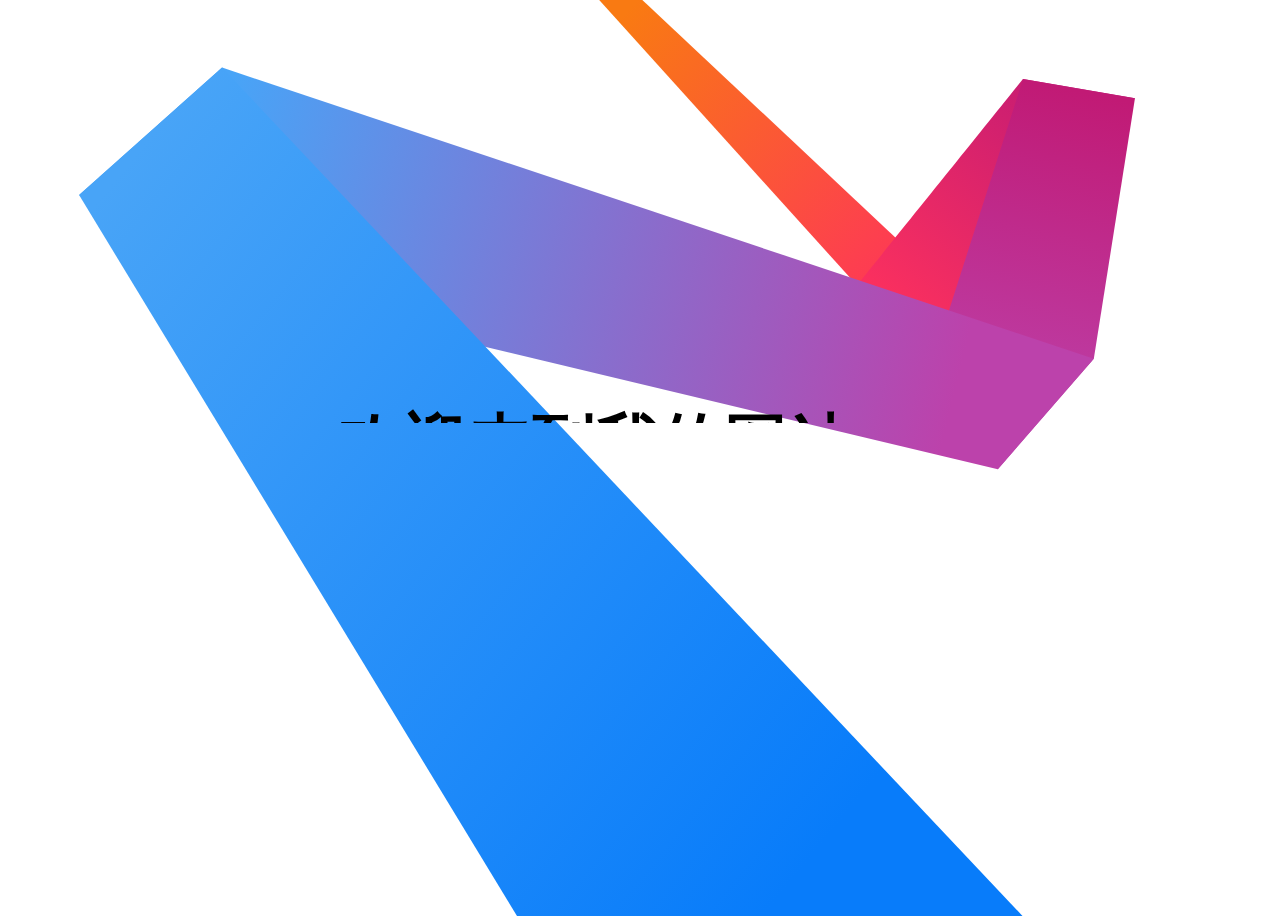
<file: index.html>
<!DOCTYPE html>
<html lang="en">
<head>
    <meta charset="UTF-8">
    <title>Greetings!</title>
    <link rel="stylesheet" href="css_sheet/ind.css">
    <link rel="shortcut icon" href="favicon.ico">
</head>
<body>
<div id="container">
    <h1><span><i>欢迎来到我的网站</i></span></h1>
    <p>
        记录我的大学第一年，一起来瞧一瞧吧
    </p>
    <a href="myinformation.html">
        <div id="enter">
            了解更多
        </div>
    </a>
</div>

</body>
</html>
</file>
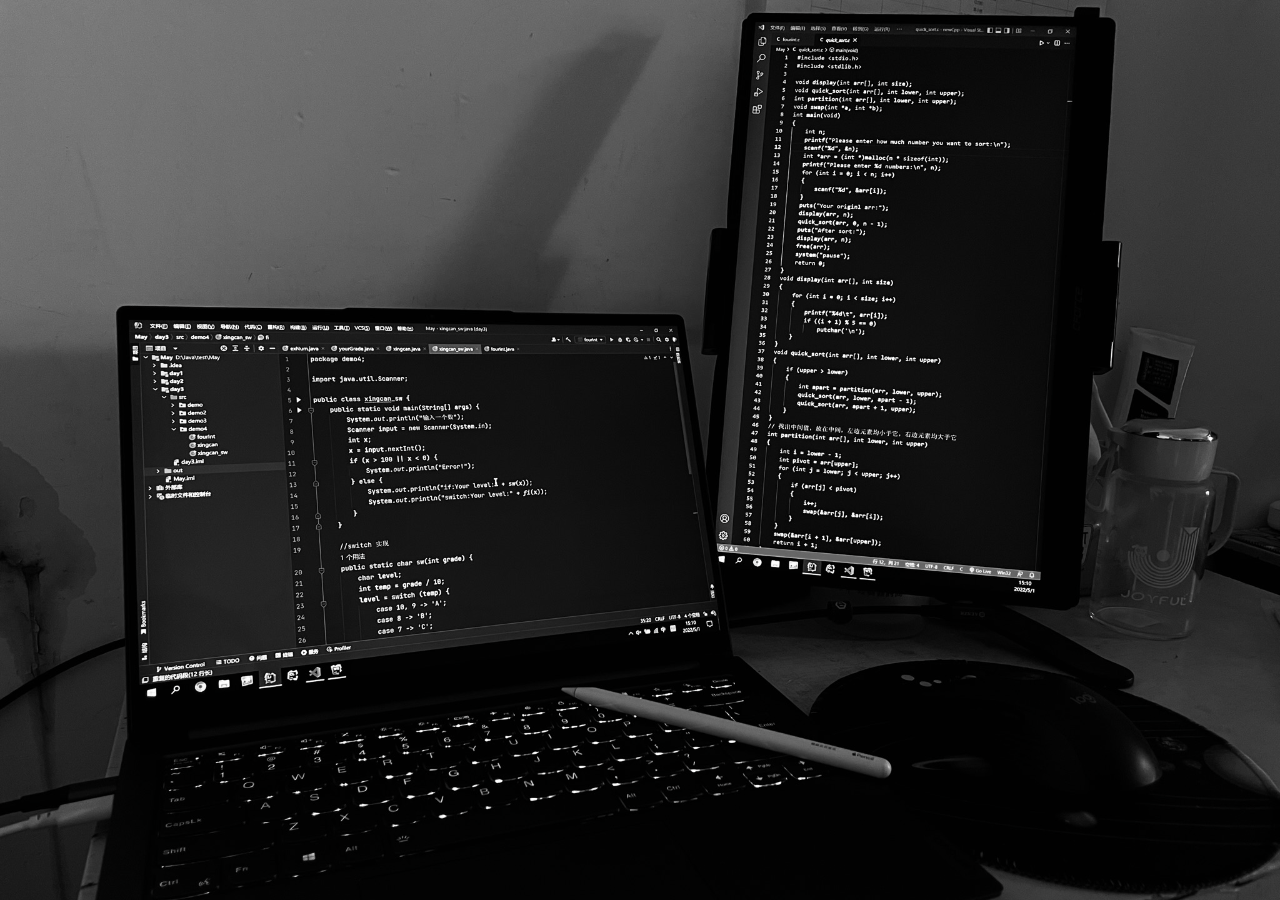
<file: about.html>
<!DOCTYPE html>
<html lang="en">
<head>
    <meta charset="UTF-8">
    <title>关于</title>
    <link rel="stylesheet" href="css_sheet/pointer.css">
    <link rel="stylesheet" href="css_sheet/abo.css">
    <link rel="shortcut icon" href="favicon.ico">
</head>
<body>
<div class="container">
    <span class="yiji">幕后故事</span>
    <div class="gezi">
        <div class="element">
            <a href="junjie.html">关于我</a>
        </div>
        <div class="element">
            <a href="theweb.html">关于此网页</a>
        </div>
        <div class="element">
            <a href="myinformation.html">再看看</a>
        </div>
    </div>
</div>
</body>
</html>
</file>
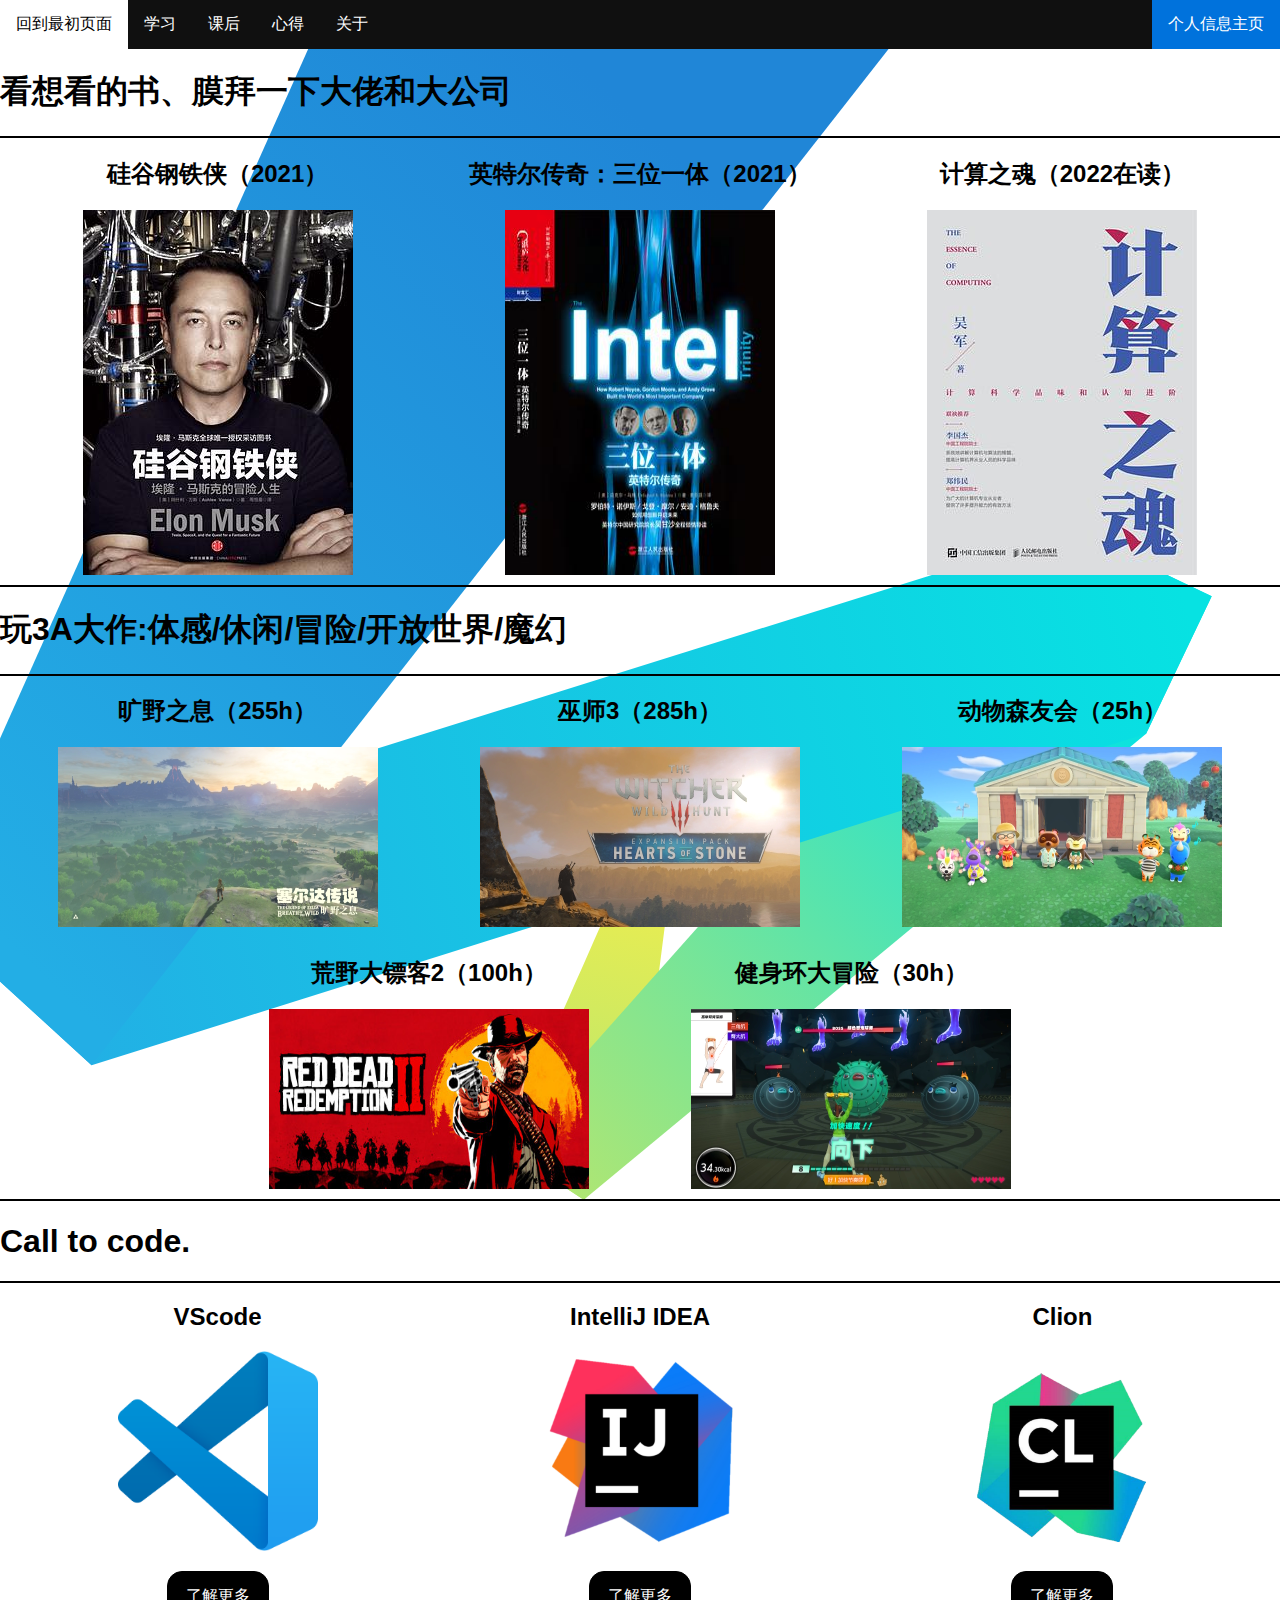
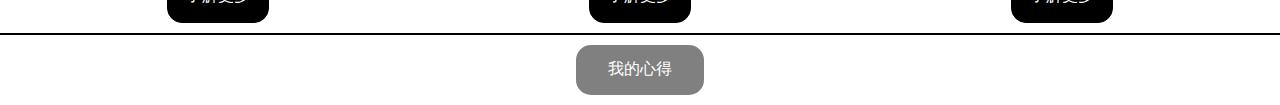
<file: afterclass.html>
<!DOCTYPE html>
<html lang="en">
<head>
    <meta charset="UTF-8">
    <title>课后</title>
    <link rel="stylesheet" href="css_sheet/pointer.css">
    <link rel="stylesheet" href="css_sheet/afclass.css">
    <link rel="shortcut icon" href="favicon.ico">
</head>
<body>
<ul>
    <li style="float:right"><a class="active" href="myinformation.html">个人信息主页</a></li>
    <li><a href="index.html">回到最初页面</a></li>
    <li><a href="learn.html">学习</a></li>
    <li><a href="afterclass.html">课后</a></li>
    <li><a href="experience.html">心得</a></li>
    <li><a href="about.html">关于</a></li>
</ul>
<h1>看想看的书、膜拜一下大佬和大公司</h1>
<div class="bookcon">
    <div class="book">
        <h2>硅谷钢铁侠（2021）</h2>
        <img src="images/mask.jpg" alt="mask">
    </div>
    <div class="book">
        <h2>英特尔传奇：三位一体（2021）</h2>
        <img src="images/intel.jpg" alt="intel" style="width: 270px;height: 365px">
    </div>
    <div class="book">
        <h2>计算之魂（2022在读）</h2>
        <img src="images/calculate.jpg" alt="cal">
    </div>
</div>
<h1>玩3A大作:体感/休闲/冒险/开放世界/魔幻</h1>
<div class="bookcon">
    <div class="book">
        <h2>旷野之息（255h）</h2>
        <img src="images/Zelda.JPG" alt="zelda" style="width: 320px;height: 180px">
    </div>
    <div class="book">
        <h2>巫师3（285h）</h2>
        <img src="images/Witcher.JPG" alt="zelda" style="width: 320px;height: 180px">
    </div>
    <div class="book">
        <h2>动物森友会（25h）</h2>
        <img src="images/animal.JPG" alt="zelda" style="width: 320px;height: 180px">
    </div>
    <div class="book">
        <h2>荒野大镖客2（100h）</h2>
        <img src="images/reddead.jpg" alt="zelda" style="width: 320px;height: 180px">
    </div>
    <div class="book">
        <h2>健身环大冒险（30h）</h2>
        <img src="images/ringfit.JPG" alt="zelda" style="width: 320px;height: 180px">
    </div>
</div>
<h1>Call to code.</h1>
<div class="bookcon">
    <div class="book">
        <h2>VScode</h2>
        <img src="images/VSCODE.png" alt="vscode" style="height: 200px;width: 200px">
        <a href="https://www.bilibili.com/video/BV1Cu411y7vT?share_source=copy_web">
            <div class="butt">
                了解更多
            </div>
        </a>
    </div>
    <div class="book">
        <h2>IntelliJ IDEA</h2>
        <img src="images/idea.png" alt="vscode" style="height: 200px;width: 200px">
        <a href="https://www.jetbrains.com/zh-cn/idea/">
            <div class="butt">
                了解更多
            </div>
        </a>
    </div>
    <div class="book">
        <h2>Clion</h2>
        <img src="images/cs.png" alt="vscode" style="height: 200px;width: 200px">
        <a href="https://www.jetbrains.com/zh-cn/clion/">
            <div class="butt">
                了解更多
            </div>
        </a>
    </div>
</div>
<div class="go">
    <a href="experience.html">我的心得</a>
</div>
</body>
</html>
</file>
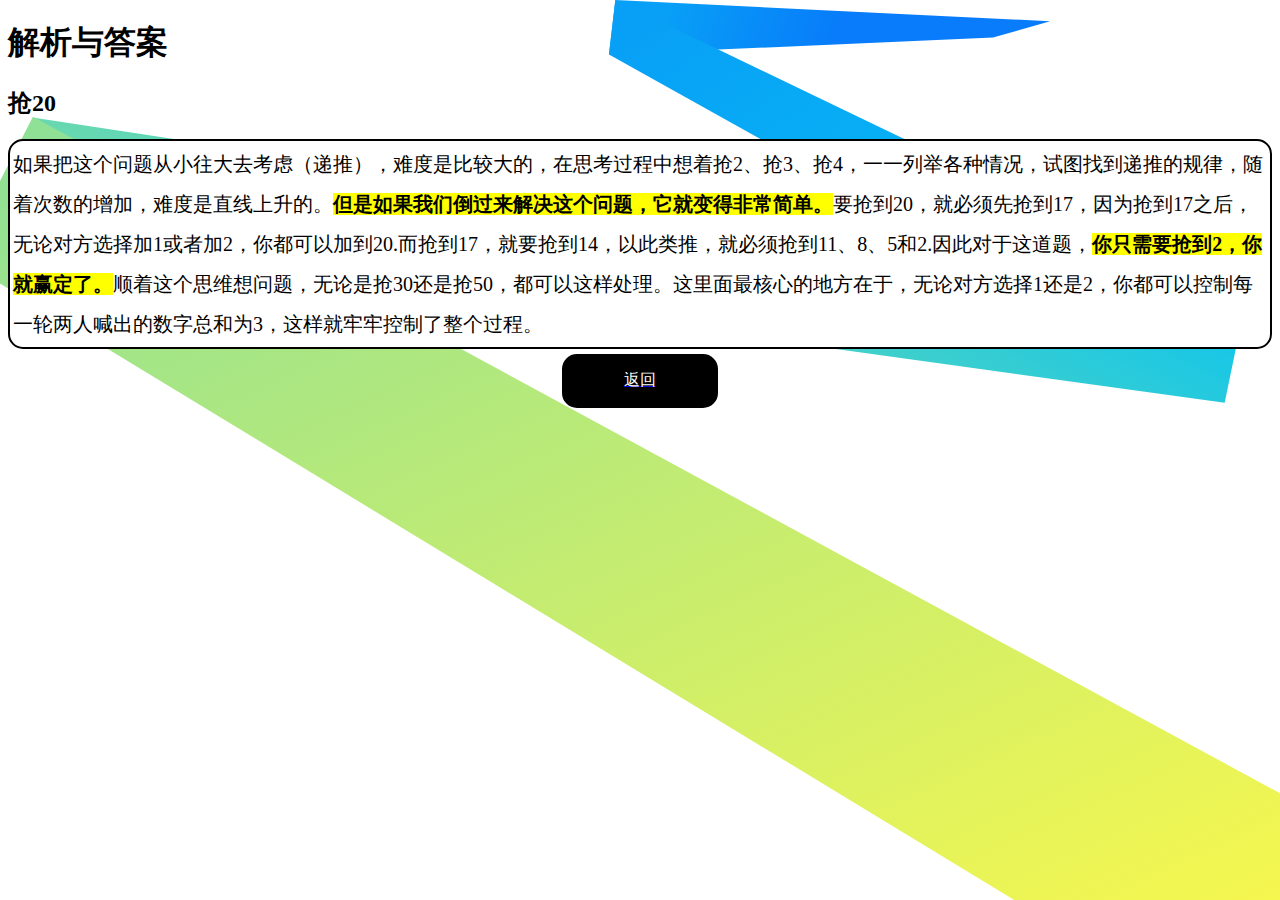
<file: ans.html>
<!DOCTYPE html>
<html lang="en">
<head>
    <meta charset="UTF-8">
    <title>抢20游戏</title>
    <style>
        body {
            background-image: url("images/dataspell.svg");
            background-repeat: repeat-y;
            background-position: top;
        }

        P {
            line-height: 2.5rem;
            padding: 3px 3px 3px 3px;
            font-size: 20px;
            border: 2px solid black;
            border-radius: 15px;
            margin: 5px 0 5px 0;
            background-color: white;
        }

        span {
            font-weight: bold;
        }

        .huang {
            background-color: yellow;
        }

        .container {
            height: 50px;
            width: 12%;
            margin: 5px auto 5px auto;
            display: flex;
            align-items: center;
            flex-direction: column;
            justify-content: center;
            border-radius: 15px;
            border: 2px solid black;
            background-color: black;
            color: white;
        }

        .container:hover {
            background-color: white;
            color: black;
            transition: all .3s;
        }
    </style>
    <link rel="shortcut icon" href="favicon.ico">
</head>
<body>
<h1>解析与答案</h1>
<h2>抢20</h2>
<p>
    如果把这个问题从小往大去考虑（递推），难度是比较大的，在思考过程中想着抢2、抢3、抢4，一一列举各种情况，试图找到递推的规律，随着次数的增加，难度是直线上升的。<span class="huang">但是如果我们倒过来解决这个问题，它就变得非常简单。</span>要抢到20，就必须先抢到17，因为抢到17之后，无论对方选择加1或者加2，你都可以加到20.而抢到17，就要抢到14，以此类推，就必须抢到11、8、5和2.因此对于这道题，<span
        class="huang">你只需要抢到2，你就赢定了。</span>顺着这个思维想问题，无论是抢30还是抢50，都可以这样处理。这里面最核心的地方在于，无论对方选择1还是2，你都可以控制每一轮两人喊出的数字总和为3，这样就牢牢控制了整个过程。
</p>
<a href="hobby.html">
    <div class="container">返回</div>
</a>
</body>
</html>
</file>
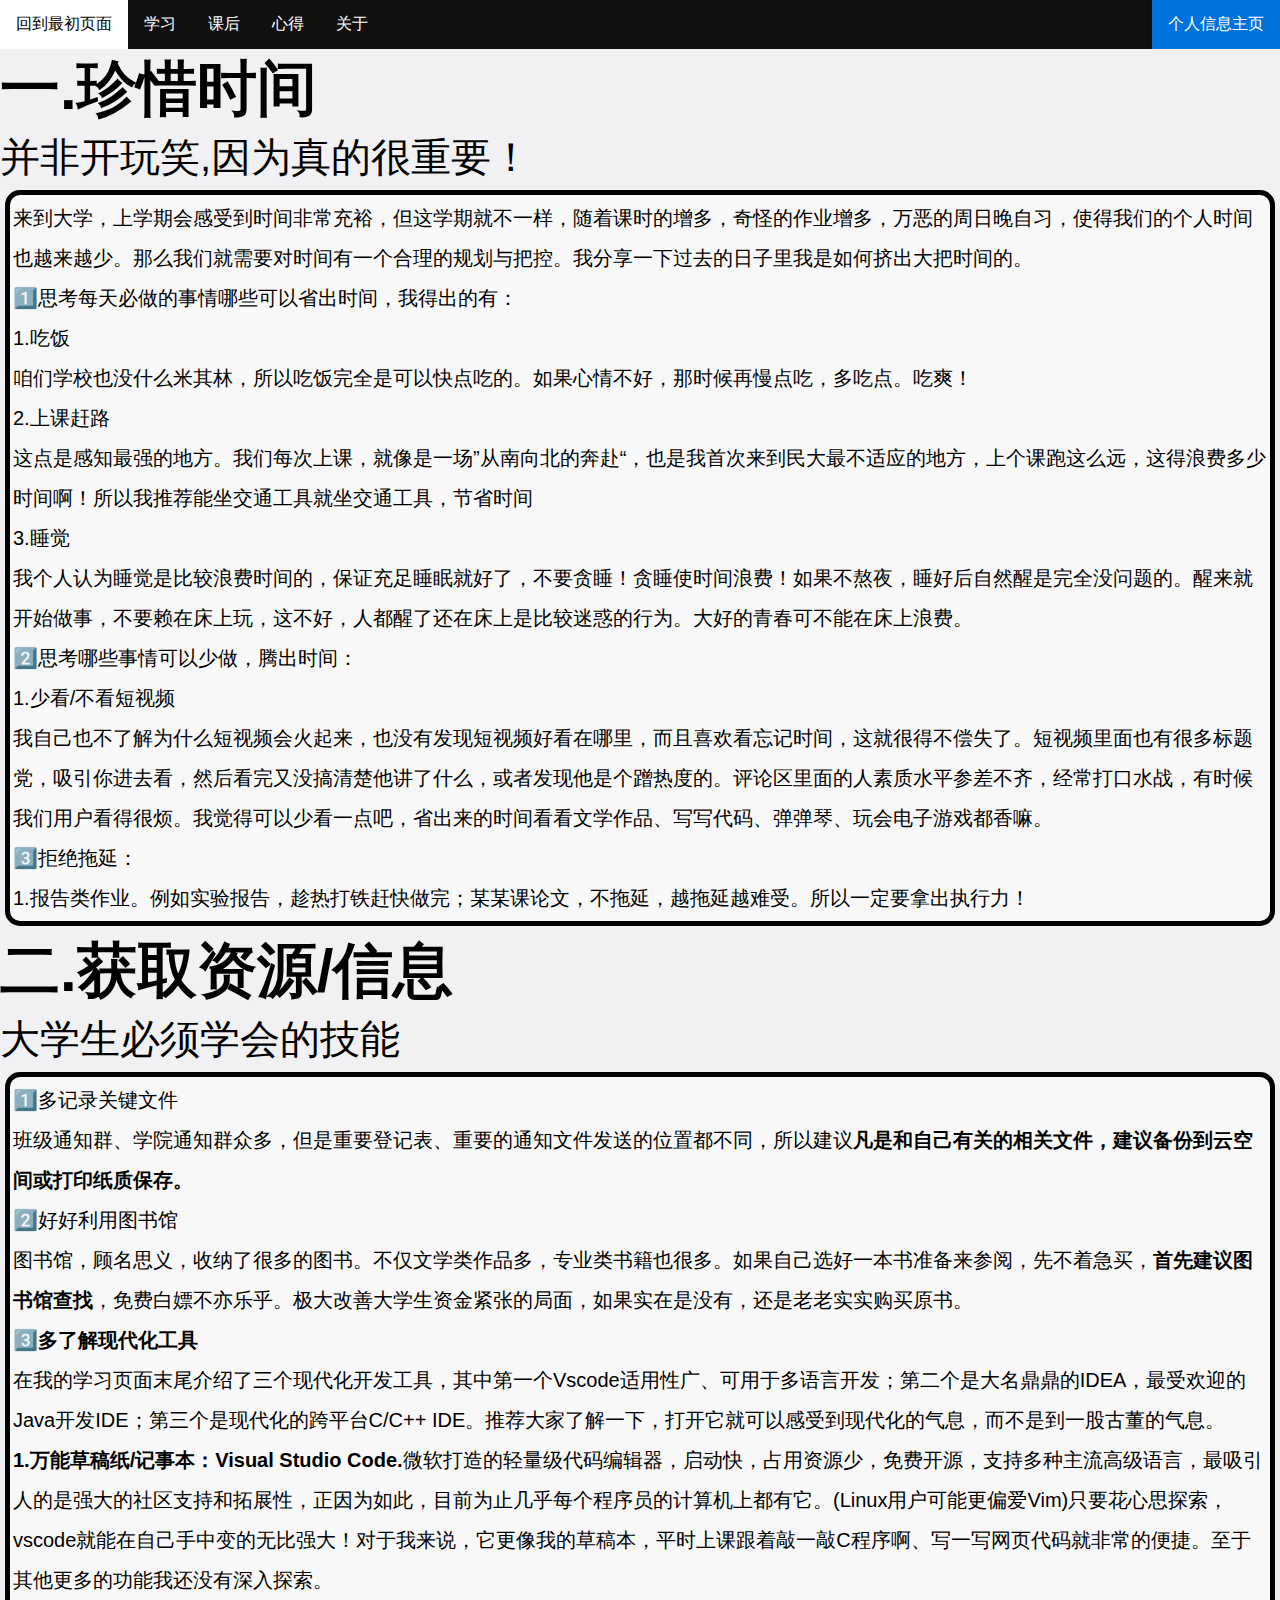
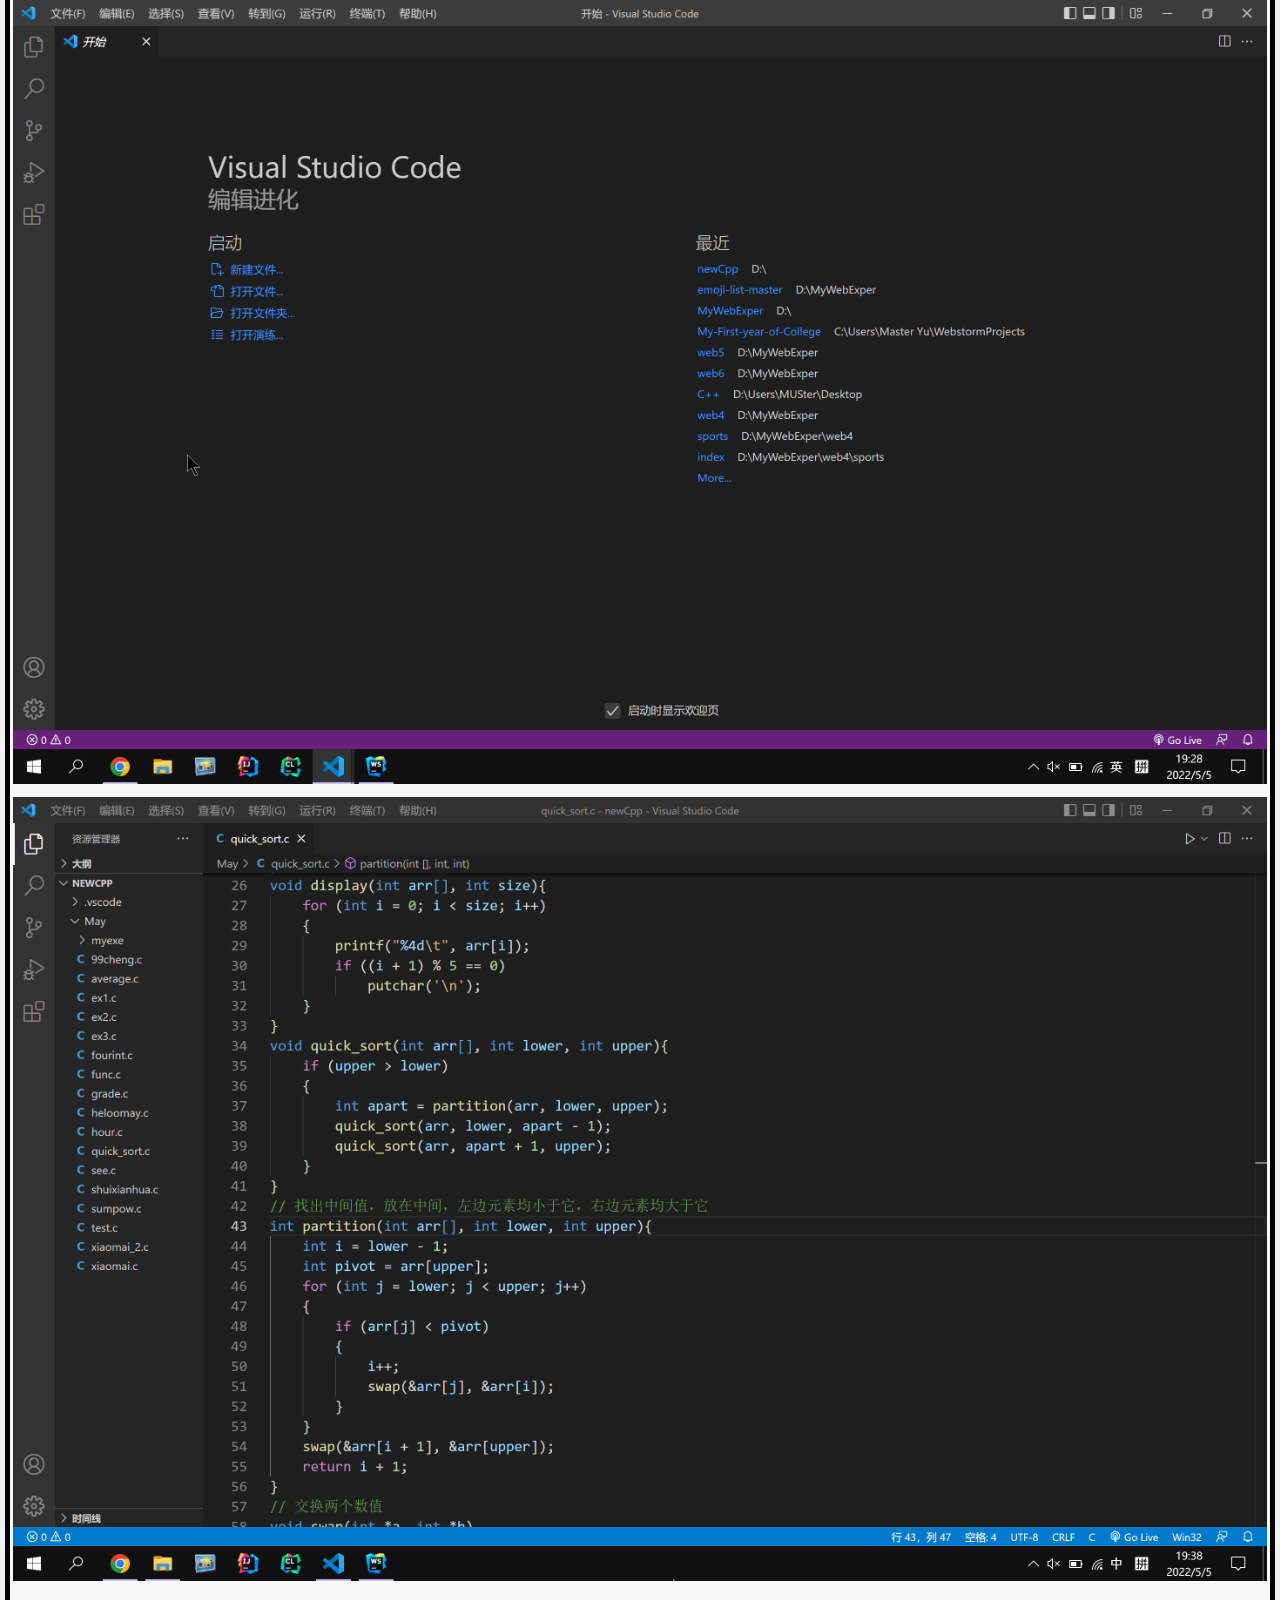
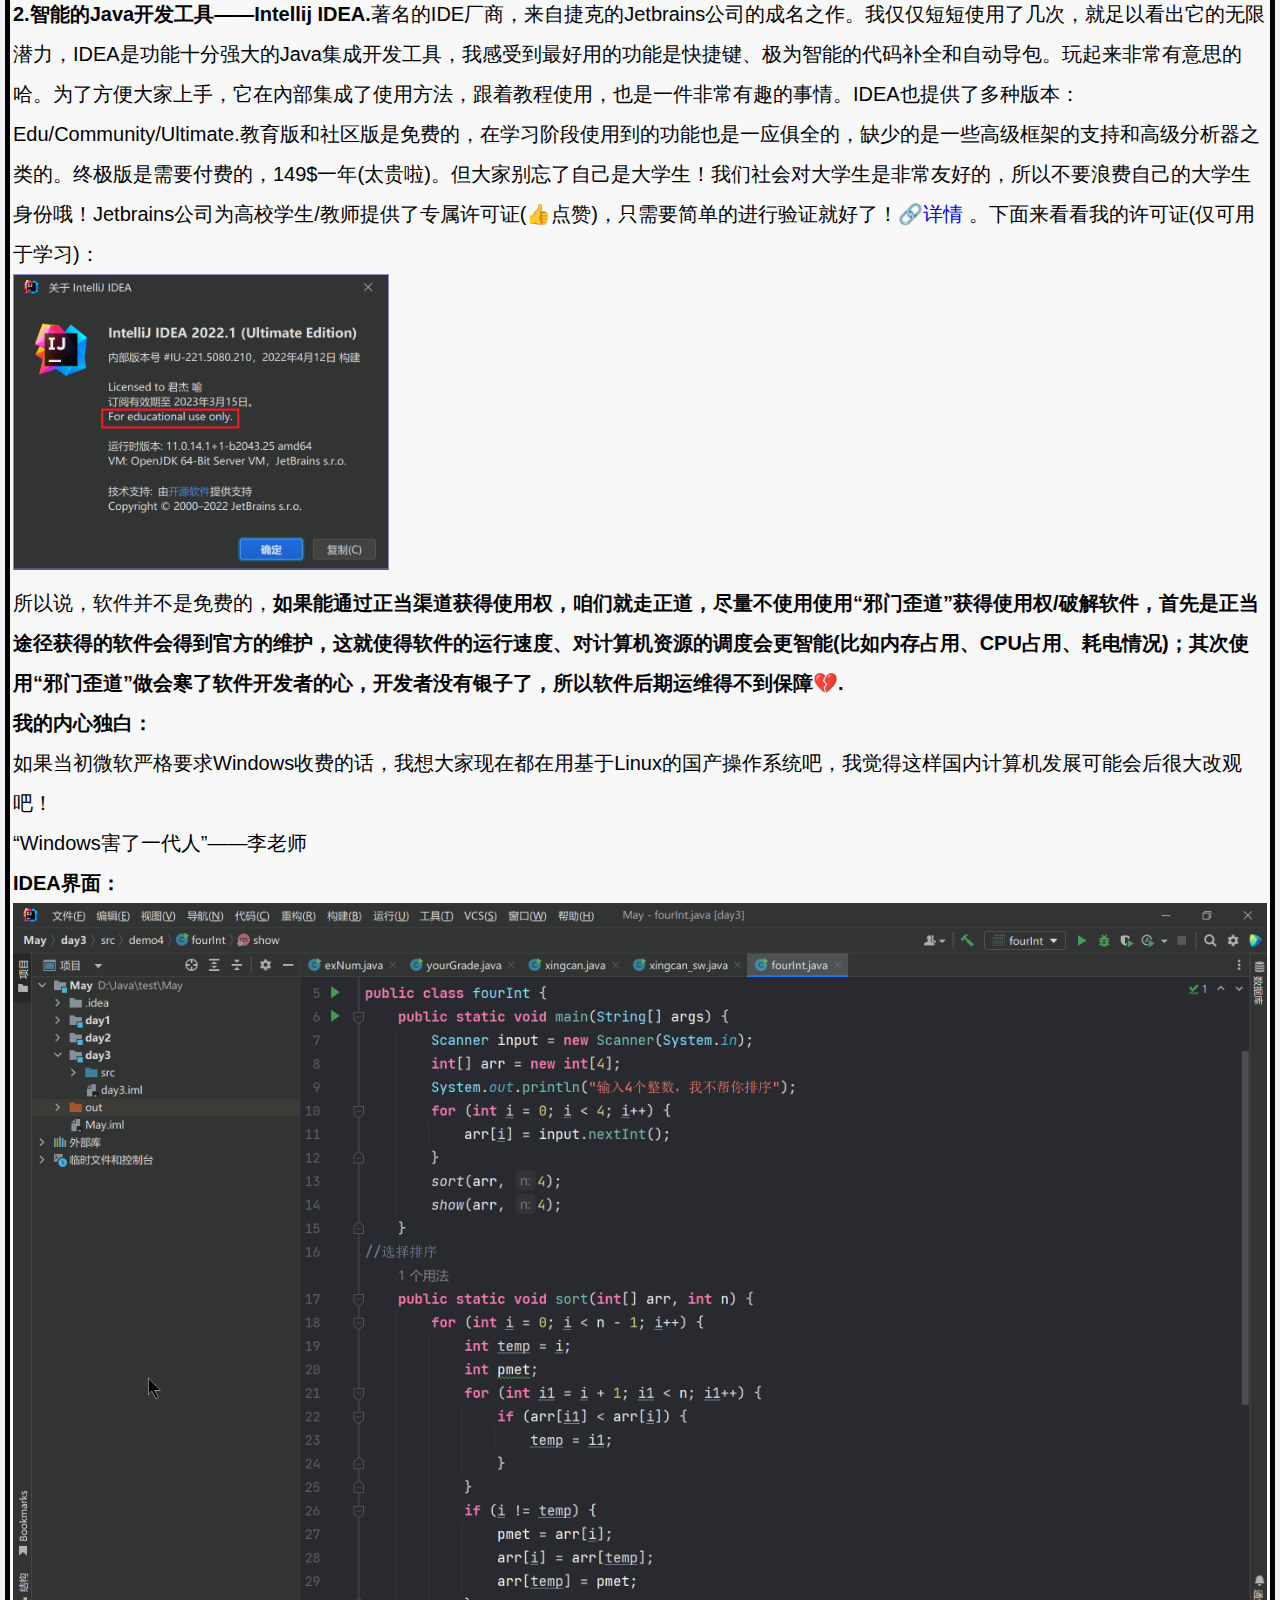
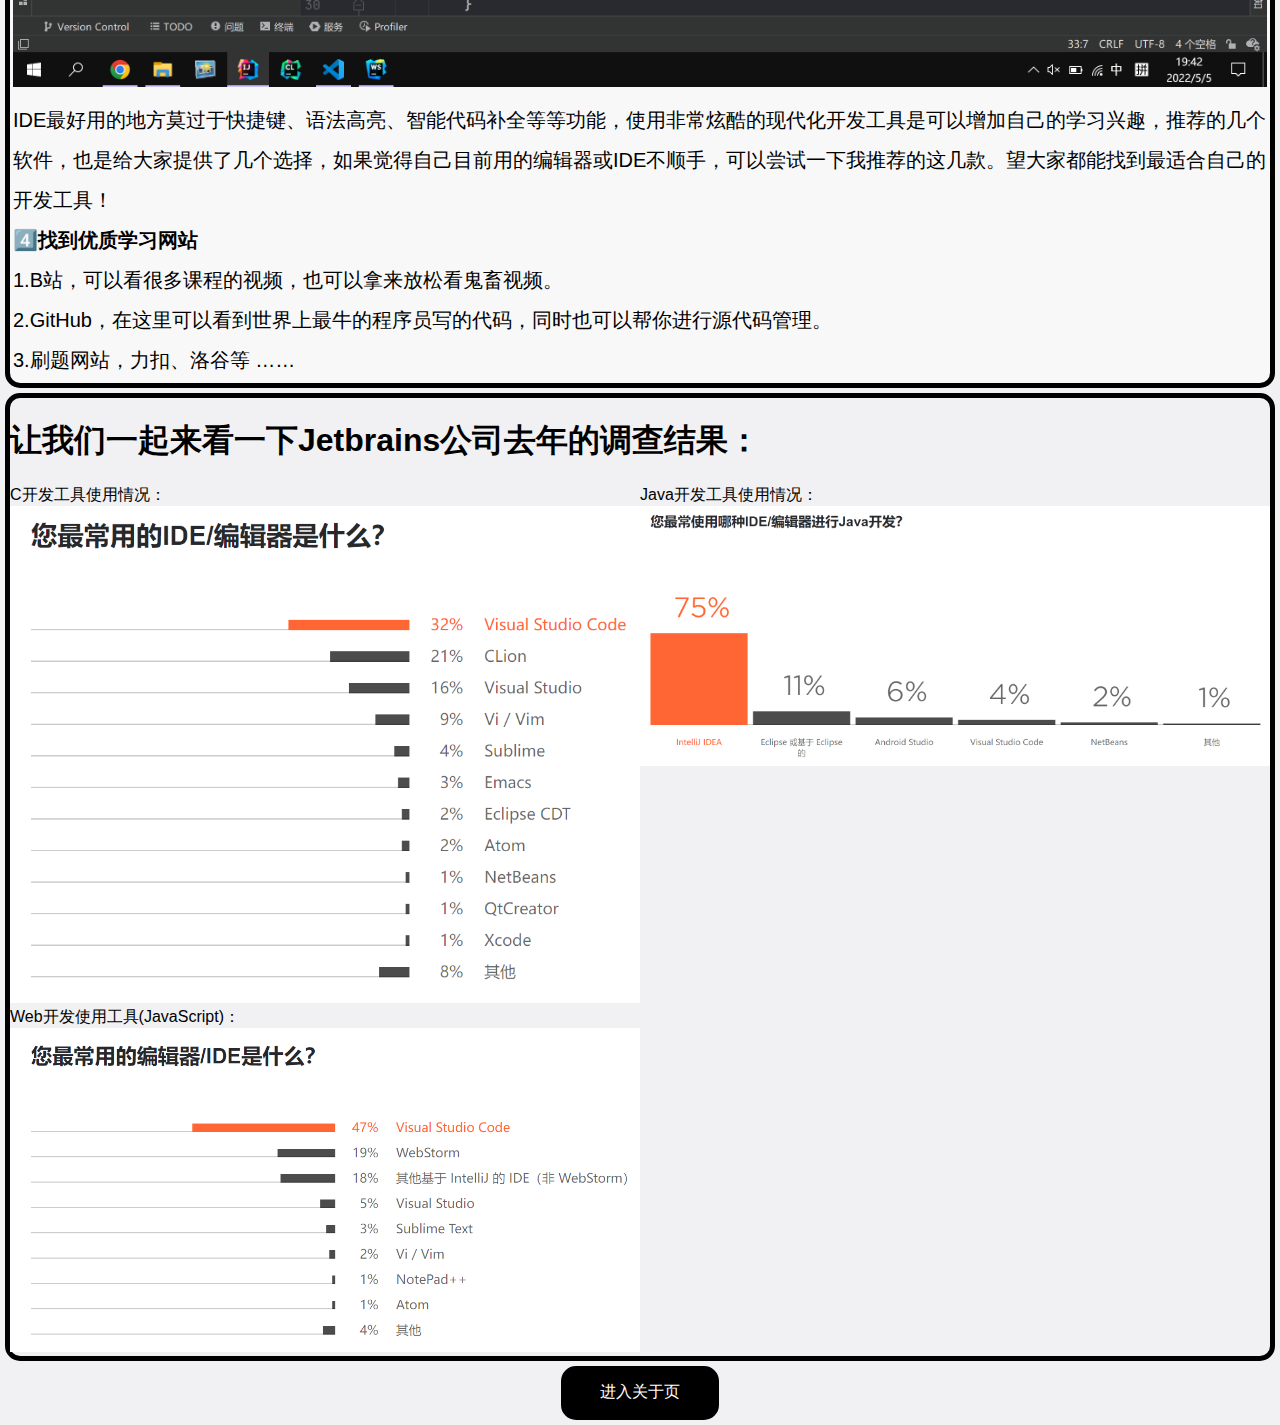
<file: experience.html>
<!DOCTYPE html>
<html lang="en">
<head>
    <meta charset="UTF-8">
    <title>心得</title>
    <link rel="stylesheet" href="css_sheet/pointer.css">
    <link rel="stylesheet" href="css_sheet/exper.css">
    <link rel="shortcut icon" href="favicon.ico">
</head>
<body>
<ul>
    <li style="float:right"><a class="active" href="myinformation.html">个人信息主页</a></li>
    <li><a href="index.html">回到最初页面</a></li>
    <li><a href="learn.html">学习</a></li>
    <li><a href="afterclass.html">课后</a></li>
    <li><a href="experience.html">心得</a></li>
    <li><a href="about.html">关于</a></li>
</ul>
<span class="yiji">一.珍惜时间</span><br>
<span class="erji">并非开玩笑,因为真的很重要！</span>
<p>
    来到大学，上学期会感受到时间非常充裕，但这学期就不一样，随着课时的增多，奇怪的作业增多，万恶的周日晚自习，使得我们的个人时间也越来越少。那么我们就需要对时间有一个合理的规划与把控。我分享一下过去的日子里我是如何挤出大把时间的。<br>
    1️⃣思考每天必做的事情哪些可以省出时间，我得出的有：<br>
    1.吃饭<br>
    咱们学校也没什么米其林，所以吃饭完全是可以快点吃的。如果心情不好，那时候再慢点吃，多吃点。吃爽！
    <br>2.上课赶路<br>
    这点是感知最强的地方。我们每次上课，就像是一场”从南向北的奔赴“，也是我首次来到民大最不适应的地方，上个课跑这么远，这得浪费多少时间啊！所以我推荐能坐交通工具就坐交通工具，节省时间<br>
    3.睡觉<br>
    我个人认为睡觉是比较浪费时间的，保证充足睡眠就好了，不要贪睡！贪睡使时间浪费！如果不熬夜，睡好后自然醒是完全没问题的。醒来就开始做事，不要赖在床上玩，这不好，人都醒了还在床上是比较迷惑的行为。大好的青春可不能在床上浪费。<br>
    2️⃣思考哪些事情可以少做，腾出时间：<br>
    1.少看/不看短视频<br>
    我自己也不了解为什么短视频会火起来，也没有发现短视频好看在哪里，而且喜欢看忘记时间，这就很得不偿失了。短视频里面也有很多标题党，吸引你进去看，然后看完又没搞清楚他讲了什么，或者发现他是个蹭热度的。评论区里面的人素质水平参差不齐，经常打口水战，有时候我们用户看得很烦。我觉得可以少看一点吧，省出来的时间看看文学作品、写写代码、弹弹琴、玩会电子游戏都香嘛。
    <br>3️⃣拒绝拖延：<br>
    1.报告类作业。例如实验报告，趁热打铁赶快做完；某某课论文，不拖延，越拖延越难受。所以一定要拿出执行力！
</p>
<span class="yiji">二.获取资源/信息</span><br>
<span class="erji">大学生必须学会的技能</span><br>
<p>
    1️⃣多记录关键文件<br>
    班级通知群、学院通知群众多，但是重要登记表、重要的通知文件发送的位置都不同，所以建议<span class="jiacu">凡是和自己有关的相关文件，建议备份到云空间或打印纸质保存。</span><br>
    2️⃣好好利用图书馆<br>
    图书馆，顾名思义，收纳了很多的图书。不仅文学类作品多，专业类书籍也很多。如果自己选好一本书准备来参阅，先不着急买，<span class="jiacu">首先建议图书馆查找</span>，免费白嫖不亦乐乎。极大改善大学生资金紧张的局面，如果实在是没有，还是老老实实购买原书。<br>
    3️⃣<span class="jiacu">多了解现代化工具</span><br>
    在我的学习页面末尾介绍了三个现代化开发工具，其中第一个Vscode适用性广、可用于多语言开发；第二个是大名鼎鼎的IDEA，最受欢迎的Java开发IDE；第三个是现代化的跨平台C/C++
    IDE。推荐大家了解一下，打开它就可以感受到现代化的气息，而不是到一股古董的气息。<br>
    <span class="jiacu">1.万能草稿纸/记事本：Visual Studio Code.</span>微软打造的轻量级代码编辑器，启动快，占用资源少，免费开源，支持多种主流高级语言，最吸引人的是强大的社区支持和拓展性，正因为如此，目前为止几乎每个程序员的计算机上都有它。(Linux用户可能更偏爱Vim)只要花心思探索，vscode就能在自己手中变的无比强大！对于我来说，它更像我的草稿本，平时上课跟着敲一敲C程序啊、写一写网页代码就非常的便捷。至于其他更多的功能我还没有深入探索。
    <img src="images/vsc.png" alt="vscode" width="100%">
    <img src="images/showvsc.png" alt="vscode" width="100%">
    <span class="jiacu">2.智能的Java开发工具——Intellij IDEA.</span>著名的IDE厂商，来自捷克的Jetbrains公司的成名之作。我仅仅短短使用了几次，就足以看出它的无限潜力，IDEA是功能十分强大的Java集成开发工具，我感受到最好用的功能是快捷键、极为智能的代码补全和自动导包。玩起来非常有意思的哈。为了方便大家上手，它在內部集成了使用方法，跟着教程使用，也是一件非常有趣的事情。IDEA也提供了多种版本：Edu/Community/Ultimate.教育版和社区版是免费的，在学习阶段使用到的功能也是一应俱全的，缺少的是一些高级框架的支持和高级分析器之类的。终极版是需要付费的，149$一年(太贵啦)。但大家别忘了自己是大学生！我们社会对大学生是非常友好的，所以不要浪费自己的大学生身份哦！Jetbrains公司为高校学生/教师提供了专属许可证(👍点赞)，只需要简单的进行验证就好了！🔗<a
        href="https://www.jetbrains.com/zh-cn/community/education/#students">详情</a> 。下面来看看我的许可证(仅可用于学习)：<br>
    <img src="images/eduij.png" alt="ij" width="30%"><br>
    所以说，软件并不是免费的，<span class="jiacu">如果能通过正当渠道获得使用权，咱们就走正道，尽量不使用使用“邪门歪道”获得使用权/破解软件，首先是正当途径获得的软件会得到官方的维护，这就使得软件的运行速度、对计算机资源的调度会更智能(比如内存占用、CPU占用、耗电情况)；其次使用“邪门歪道”做会寒了软件开发者的心，开发者没有银子了，所以软件后期运维得不到保障💔.</span><br>
    <span class="jiacu">我的内心独白：</span><br>
    如果当初微软严格要求Windows收费的话，我想大家现在都在用基于Linux的国产操作系统吧，我觉得这样国内计算机发展可能会后很大改观吧！<br>“Windows害了一代人”——李老师<br>
    <span class="jiacu">IDEA界面：</span>
    <img src="images/ijshow.png" alt="IDEA" width="100%"><br>
    IDE最好用的地方莫过于快捷键、语法高亮、智能代码补全等等功能，使用非常炫酷的现代化开发工具是可以增加自己的学习兴趣，推荐的几个软件，也是给大家提供了几个选择，如果觉得自己目前用的编辑器或IDE不顺手，可以尝试一下我推荐的这几款。望大家都能找到最适合自己的开发工具！<br>
    4️⃣<span class="jiacu">找到优质学习网站</span><br>
    1.B站，可以看很多课程的视频，也可以拿来放松看鬼畜视频。<br>
    2.GitHub，在这里可以看到世界上最牛的程序员写的代码，同时也可以帮你进行源代码管理。<br>
    3.刷题网站，力扣、洛谷等
    ……
</p>
<div class="con">
    <h1>让我们一起来看一下Jetbrains公司去年的调查结果：</h1>
    <div class="ele">
        C开发工具使用情况：<br>
        <img src="images/researchc.png" alt="C" width="100%"><br>
    </div>
    <div class="ele">
        Java开发工具使用情况：<br>
        <img src="images/researchjava.png" alt="java" width="100%"><br>
    </div>
    <div class="ele">
        Web开发使用工具(JavaScript)：<br>
        <img src="images/researchweb.png" alt="web" width="100%">
    </div>
</div>
<a href="about.html">
    <div class="container">
        进入关于页
    </div>
</a>
</body>
</html>
</file>
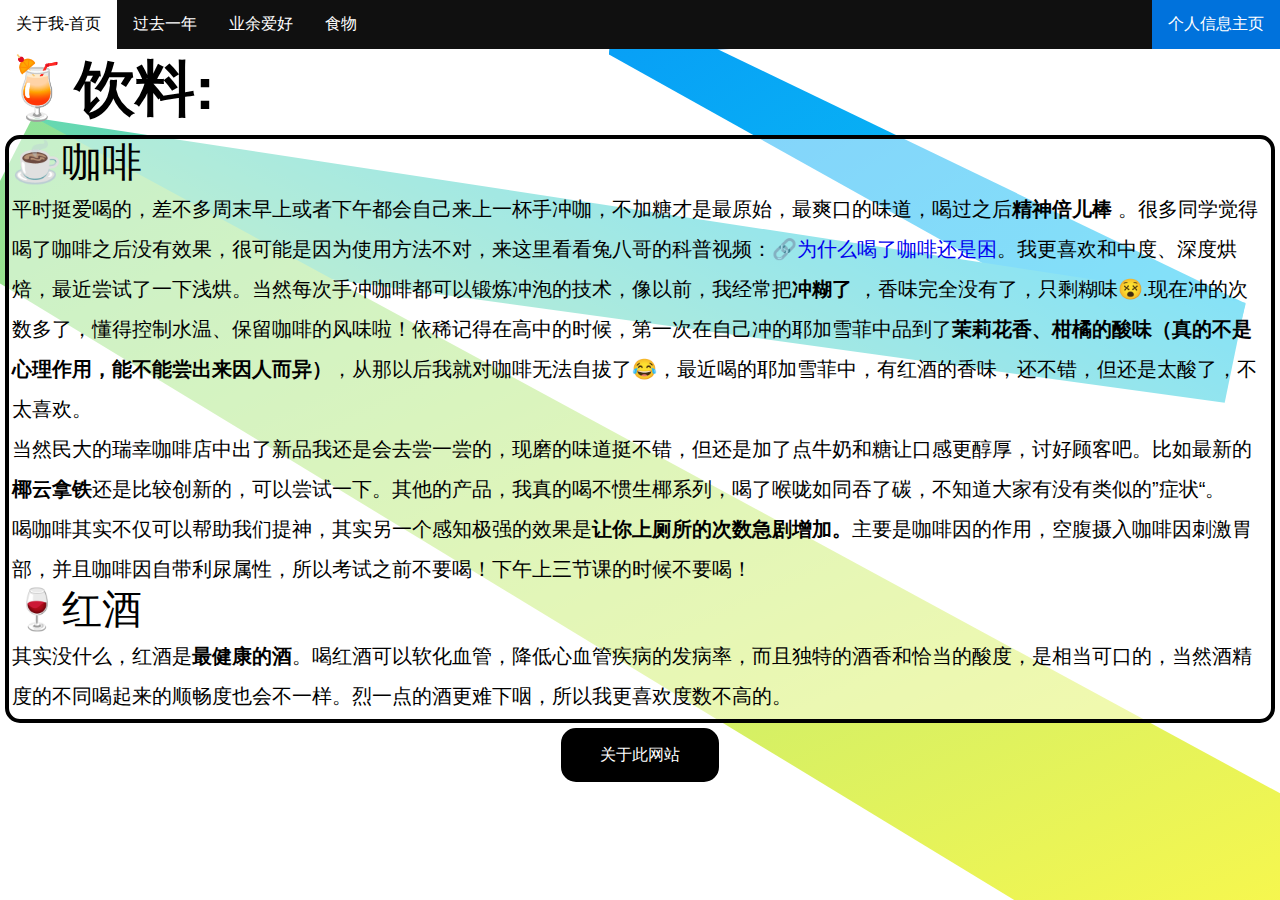
<file: food.html>
<!DOCTYPE html>
<html lang="en">
<head>
    <meta charset="UTF-8">
    <title>食物</title>
    <link rel="stylesheet" href="css_sheet/pointer.css">
    <link rel="stylesheet" href="css_sheet/hobby.css">
    <link rel="shortcut icon" href="favicon.ico">
</head>
<body>
<ul>
    <li style="float:right"><a class="active" href="myinformation.html">个人信息主页</a></li>
    <li><a href="junjie.html">关于我-首页</a></li>
    <li><a href="lastyear.html">过去一年</a></li>
    <li><a href="hobby.html">业余爱好</a></li>
    <li><a href="food.html">食物</a></li>
</ul>
<span class="yiji">🍹饮料:</span><br>
<p>
    <span class="erji">☕咖啡</span><br>
    平时挺爱喝的，差不多周末早上或者下午都会自己来上一杯手冲咖，不加糖才是最原始，最爽口的味道，喝过之后<span class="jiacu">精神倍儿棒</span>
    。很多同学觉得喝了咖啡之后没有效果，很可能是因为使用方法不对，来这里看看兔八哥的科普视频：🔗<a
        href="https://www.bilibili.com/video/BV1t3411e7PA?share_source=copy_web">为什么喝了咖啡还是困</a>。我更喜欢和中度、深度烘焙，最近尝试了一下浅烘。当然每次手冲咖啡都可以锻炼冲泡的技术，像以前，我经常把<span
        class="jiacu">冲糊了</span> ，香味完全没有了，只剩糊味😵.现在冲的次数多了，懂得控制水温、保留咖啡的风味啦！依稀记得在高中的时候，第一次在自己冲的耶加雪菲中品到了<span
        class="jiacu">茉莉花香、柑橘的酸味（真的不是心理作用，能不能尝出来因人而异）</span>，从那以后我就对咖啡无法自拔了😂，最近喝的耶加雪菲中，有红酒的香味，还不错，但还是太酸了，不太喜欢。<br>
    当然民大的瑞幸咖啡店中出了新品我还是会去尝一尝的，现磨的味道挺不错，但还是加了点牛奶和糖让口感更醇厚，讨好顾客吧。比如最新的<span class="jiacu">椰云拿铁</span>还是比较创新的，可以尝试一下。其他的产品，我真的喝不惯生椰系列，喝了喉咙如同吞了碳，不知道大家有没有类似的”症状“。<br>
    喝咖啡其实不仅可以帮助我们提神，其实另一个感知极强的效果是<span class="jiacu">让你上厕所的次数急剧增加。</span>主要是咖啡因的作用，空腹摄入咖啡因刺激胃部，并且咖啡因自带利尿属性，所以考试之前不要喝！下午上三节课的时候不要喝！
    <br><span class="erji">🍷红酒</span><br>
    其实没什么，红酒是<span class="jiacu">最健康的酒</span>。喝红酒可以软化血管，降低心血管疾病的发病率，而且独特的酒香和恰当的酸度，是相当可口的，当然酒精度的不同喝起来的顺畅度也会不一样。烈一点的酒更难下咽，所以我更喜欢度数不高的。
</p>
<a href="theweb.html">
    <div class="container">
        关于此网站
    </div>
</a>
</body>
</html>
</file>
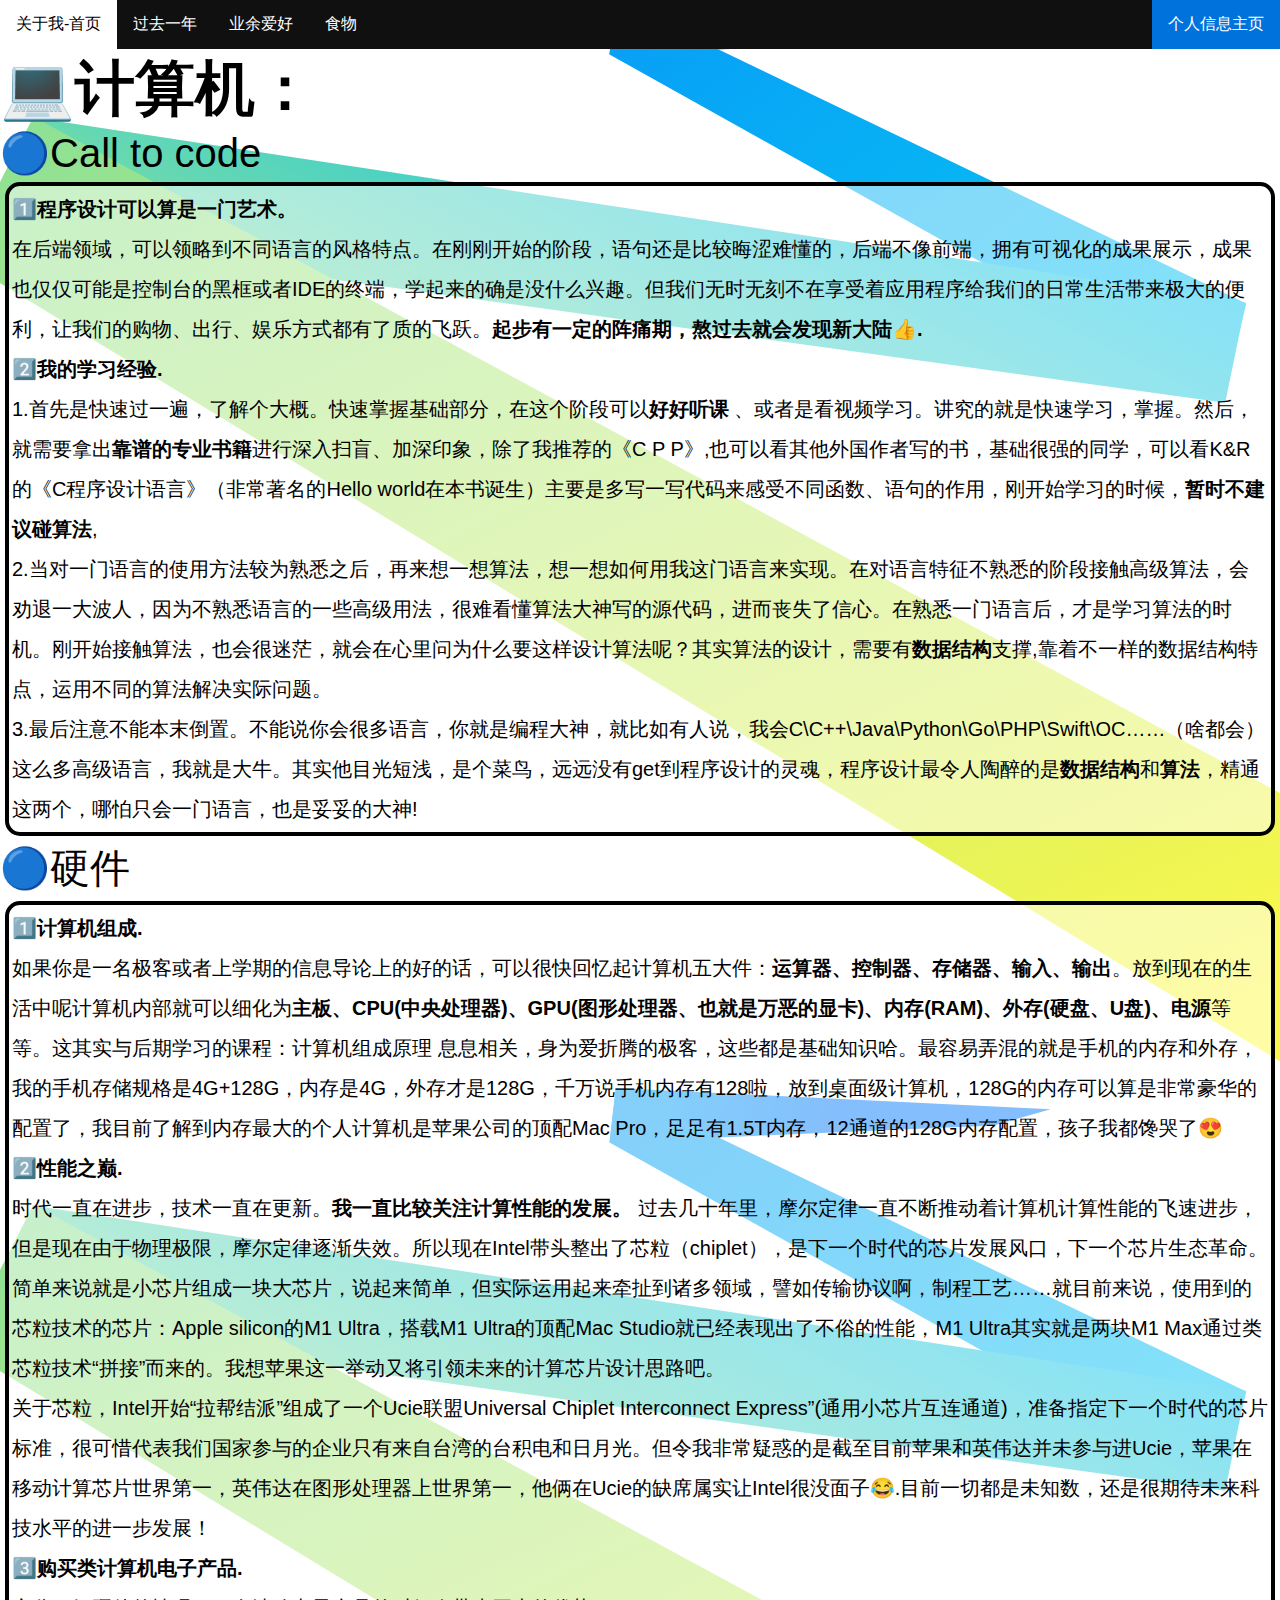
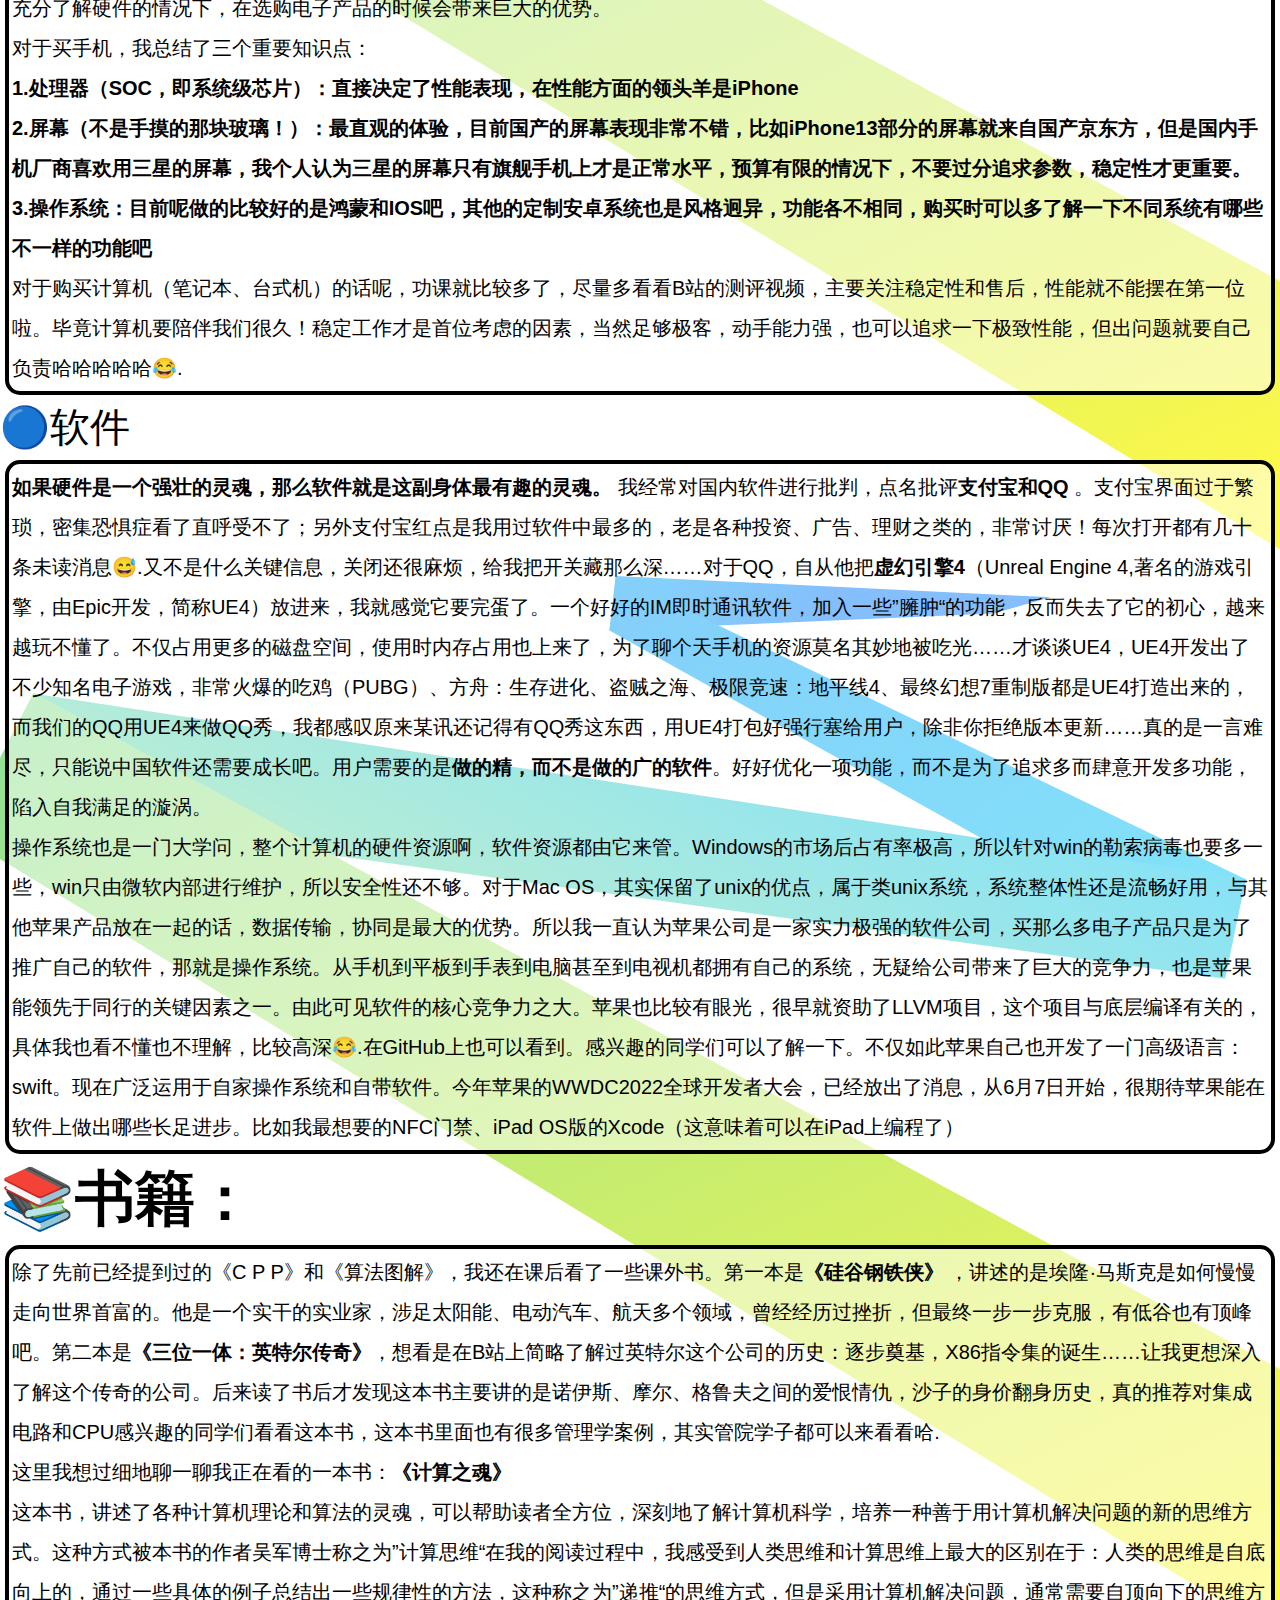
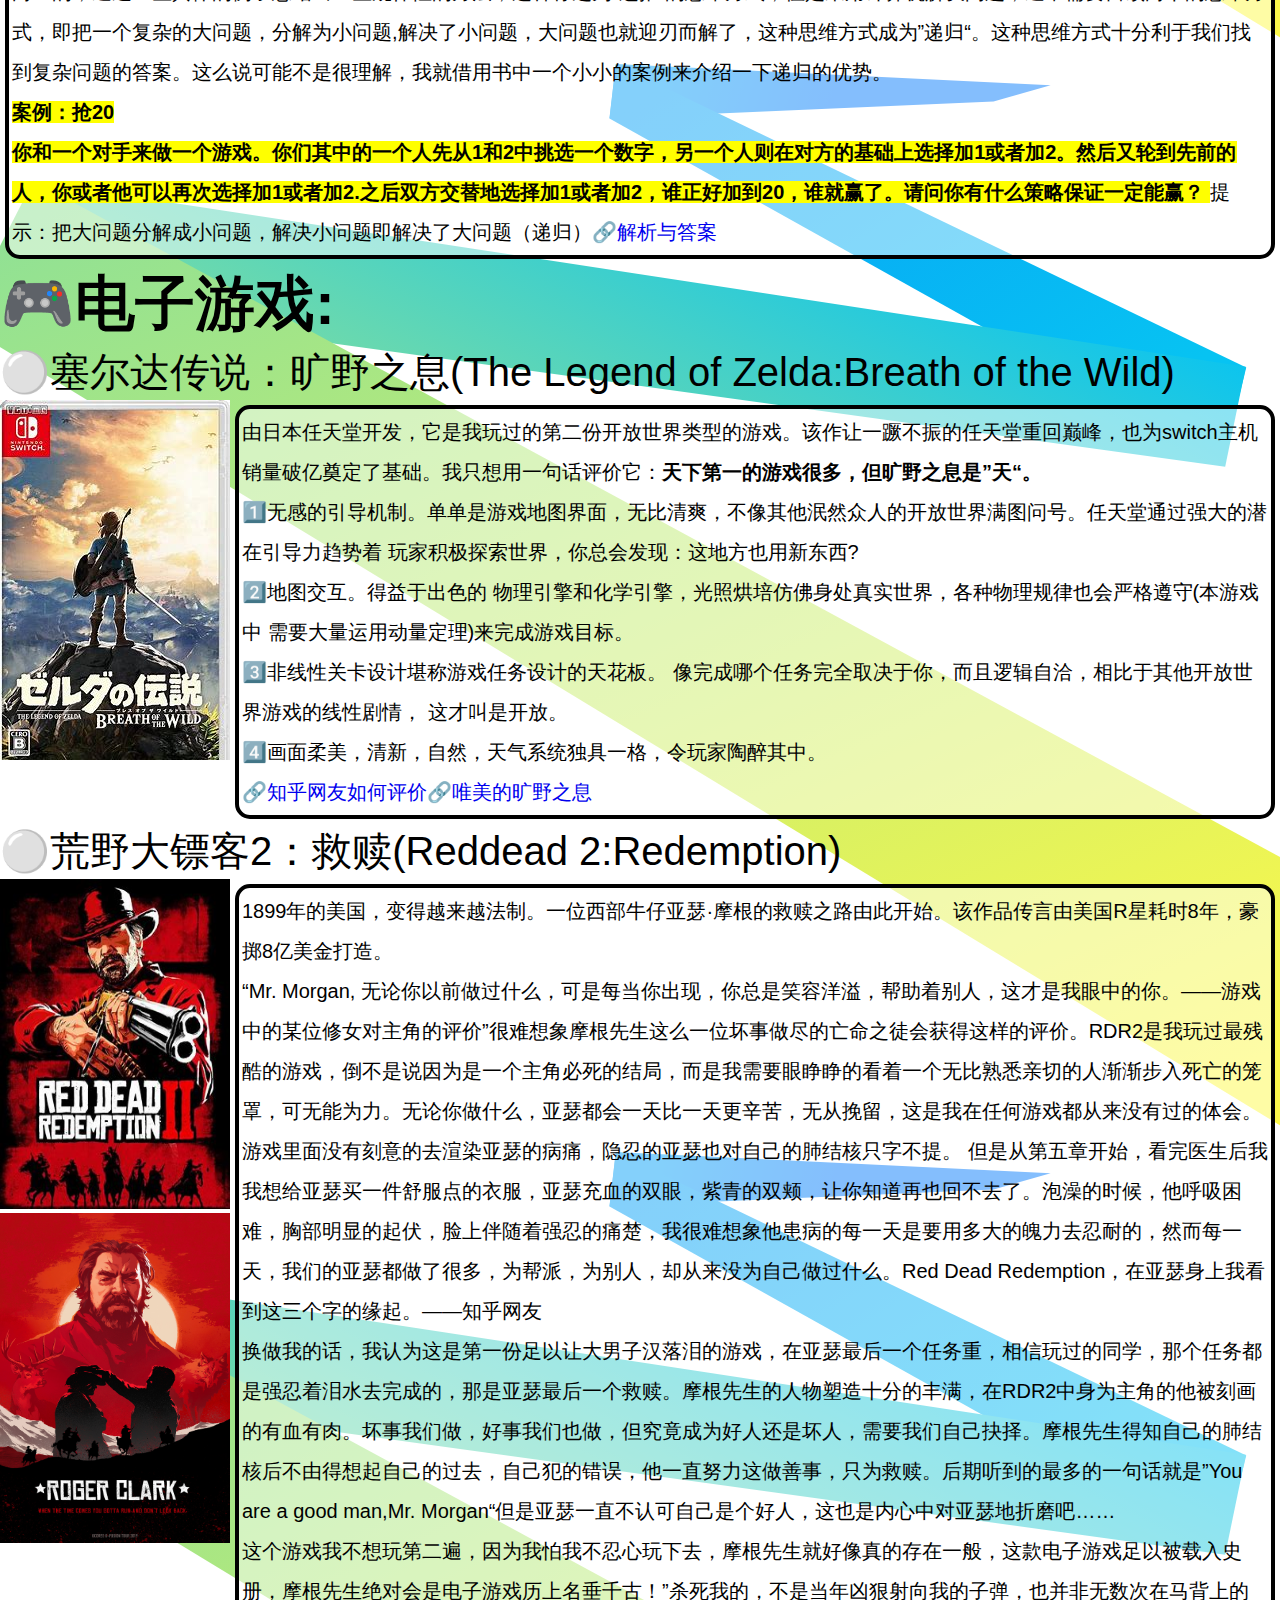
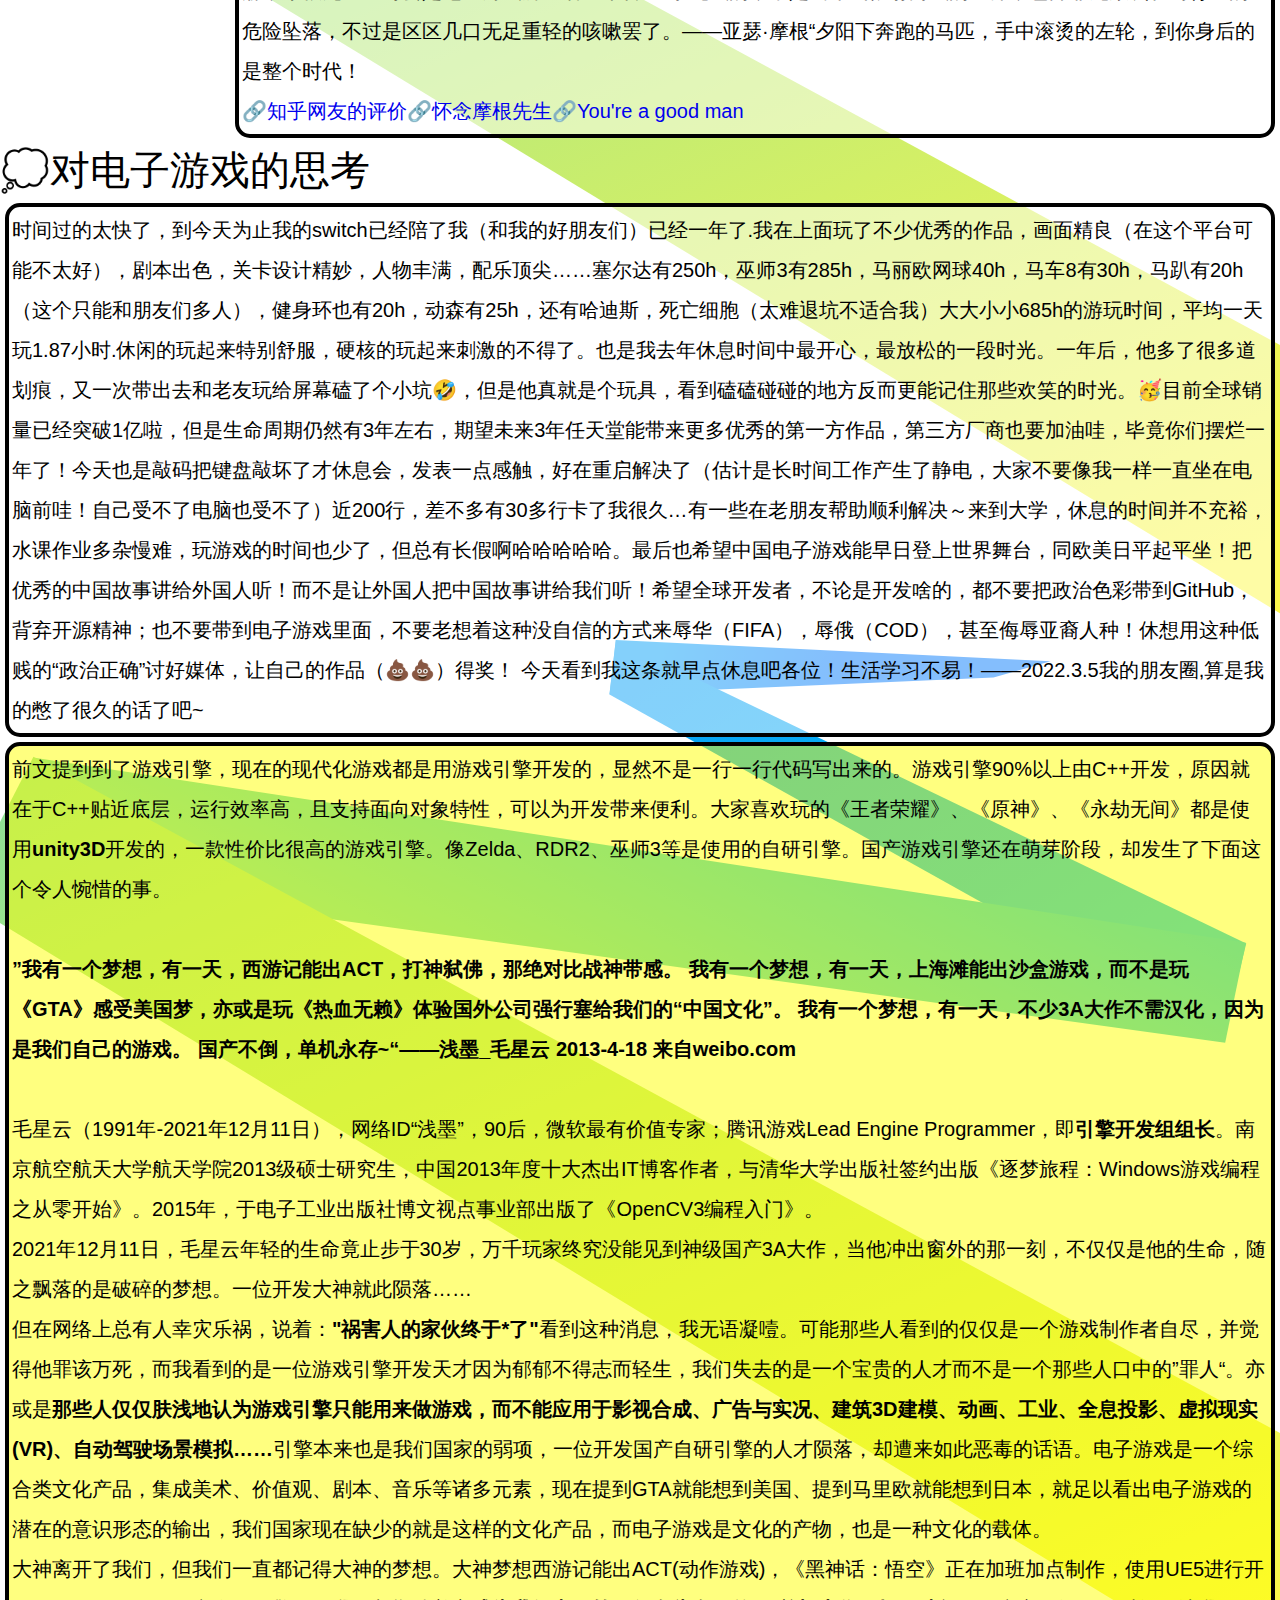
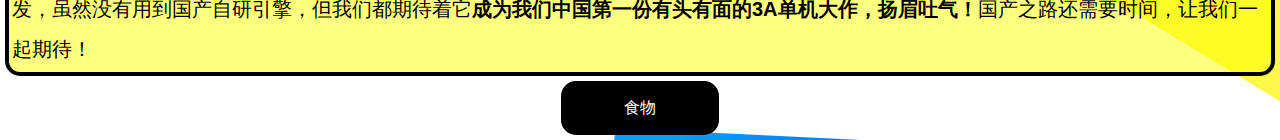
<file: hobby.html>
<!DOCTYPE html>
<html lang="en">
<head>
    <meta charset="UTF-8">
    <title>业余爱好</title>
    <link rel="stylesheet" href="css_sheet/pointer.css">
    <link rel="stylesheet" href="css_sheet/hobby.css">
    <link rel="shortcut icon" href="favicon.ico">
</head>
<body>
<ul>
    <li style="float:right"><a class="active" href="myinformation.html">个人信息主页</a></li>
    <li><a href="junjie.html">关于我-首页</a></li>
    <li><a href="lastyear.html">过去一年</a></li>
    <li><a href="hobby.html">业余爱好</a></li>
    <li><a href="food.html">食物</a></li>
</ul>
<span class="yiji">💻计算机：</span><br>
<span class="erji">🔵Call to code</span><br>
<p>
    1️⃣<span class="jiacu">程序设计可以算是一门艺术。</span><br>
    在后端领域，可以领略到不同语言的风格特点。在刚刚开始的阶段，语句还是比较晦涩难懂的，后端不像前端，拥有可视化的成果展示，成果也仅仅可能是控制台的黑框或者IDE的终端，学起来的确是没什么兴趣。但我们无时无刻不在享受着应用程序给我们的日常生活带来极大的便利，让我们的购物、出行、娱乐方式都有了质的飞跃。<span
        class="jiacu">起步有一定的阵痛期，熬过去就会发现新大陆👍.</span><br>
    2️⃣<span class="jiacu">我的学习经验.</span><br>
    1.首先是快速过一遍，了解个大概。快速掌握基础部分，在这个阶段可以<span class="jiacu">好好听课</span> 、或者是看视频学习。讲究的就是快速学习，掌握。然后，就需要拿出<span class="jiacu">靠谱的专业书籍</span>进行深入扫盲、加深印象，除了我推荐的《C
    P P》,也可以看其他外国作者写的书，基础很强的同学，可以看K&R的《C程序设计语言》（非常著名的Hello world在本书诞生）主要是多写一写代码来感受不同函数、语句的作用，刚开始学习的时候，<span
        class="jiacu">暂时不建议碰算法</span>,<br>
    2.当对一门语言的使用方法较为熟悉之后，再来想一想算法，想一想如何用我这门语言来实现。在对语言特征不熟悉的阶段接触高级算法，会劝退一大波人，因为不熟悉语言的一些高级用法，很难看懂算法大神写的源代码，进而丧失了信心。在熟悉一门语言后，才是学习算法的时机。刚开始接触算法，也会很迷茫，就会在心里问为什么要这样设计算法呢？其实算法的设计，需要有<span
        class="jiacu">数据结构</span>支撑,靠着不一样的数据结构特点，运用不同的算法解决实际问题。<br>
    3.最后注意不能本末倒置。不能说你会很多语言，你就是编程大神，就比如有人说，我会C\C++\Java\Python\Go\PHP\Swift\OC……（啥都会）这么多高级语言，我就是大牛。其实他目光短浅，是个菜鸟，远远没有get到程序设计的灵魂，程序设计最令人陶醉的是<span
        class="jiacu">数据结构</span>和<span class="jiacu">算法</span>，精通这两个，哪怕只会一门语言，也是妥妥的大神!
</p>
<span class="erji">🔵硬件</span><br>
<p>
    1️⃣<span class="jiacu">计算机组成.</span><br>
    如果你是一名极客或者上学期的信息导论上的好的话，可以很快回忆起计算机五大件：<span class="jiacu">运算器、控制器、存储器、输入、输出</span>。放到现在的生活中呢计算机内部就可以细化为<span
        class="jiacu">主板、CPU(中央处理器)、GPU(图形处理器、也就是万恶的显卡)、内存(RAM)、外存(硬盘、U盘)、电源</span>等等。这其实与后期学习的课程：计算机组成原理
    息息相关，身为爱折腾的极客，这些都是基础知识哈。最容易弄混的就是手机的内存和外存，我的手机存储规格是4G+128G，内存是4G，外存才是128G，千万说手机内存有128啦，放到桌面级计算机，128G的内存可以算是非常豪华的配置了，我目前了解到内存最大的个人计算机是苹果公司的顶配Mac
    Pro，足足有1.5T内存，12通道的128G内存配置，孩子我都馋哭了😍<br>
    2️⃣<span class="jiacu">性能之巅.</span><br>
    时代一直在进步，技术一直在更新。<span class="jiacu">我一直比较关注计算性能的发展。</span>
    过去几十年里，摩尔定律一直不断推动着计算机计算性能的飞速进步，但是现在由于物理极限，摩尔定律逐渐失效。所以现在Intel带头整出了芯粒（chiplet），是下一个时代的芯片发展风口，下一个芯片生态革命。简单来说就是小芯片组成一块大芯片，说起来简单，但实际运用起来牵扯到诸多领域，譬如传输协议啊，制程工艺……就目前来说，使用到的芯粒技术的芯片：Apple
    silicon的M1 Ultra，搭载M1 Ultra的顶配Mac Studio就已经表现出了不俗的性能，M1 Ultra其实就是两块M1
    Max通过类芯粒技术“拼接”而来的。我想苹果这一举动又将引领未来的计算芯片设计思路吧。<br>
    关于芯粒，Intel开始“拉帮结派”组成了一个Ucie联盟Universal Chiplet Interconnect
    Express”(通用小芯片互连通道)，准备指定下一个时代的芯片标准，很可惜代表我们国家参与的企业只有来自台湾的台积电和日月光。但令我非常疑惑的是截至目前苹果和英伟达并未参与进Ucie，苹果在移动计算芯片世界第一，英伟达在图形处理器上世界第一，他俩在Ucie的缺席属实让Intel很没面子😂.目前一切都是未知数，还是很期待未来科技水平的进一步发展！
    <br>3️⃣<span class="jiacu">购买类计算机电子产品.</span><br>
    充分了解硬件的情况下，在选购电子产品的时候会带来巨大的优势。<br>对于买手机，我总结了三个重要知识点：<br><span class="jiacu">1.处理器（SOC，即系统级芯片）：直接决定了性能表现，在性能方面的领头羊是iPhone</span><br>
    <span class="jiacu">2.屏幕（不是手摸的那块玻璃！）：最直观的体验，目前国产的屏幕表现非常不错，比如iPhone13部分的屏幕就来自国产京东方，但是国内手机厂商喜欢用三星的屏幕，我个人认为三星的屏幕只有旗舰手机上才是正常水平，预算有限的情况下，不要过分追求参数，稳定性才更重要。</span><br>
    <span class="jiacu">3.操作系统：目前呢做的比较好的是鸿蒙和IOS吧，其他的定制安卓系统也是风格迥异，功能各不相同，购买时可以多了解一下不同系统有哪些不一样的功能吧</span><br>
    对于购买计算机（笔记本、台式机）的话呢，功课就比较多了，尽量多看看B站的测评视频，主要关注稳定性和售后，性能就不能摆在第一位啦。毕竟计算机要陪伴我们很久！稳定工作才是首位考虑的因素，当然足够极客，动手能力强，也可以追求一下极致性能，但出问题就要自己负责哈哈哈哈哈😂.
</p>
<span class="erji">🔵软件</span><br>
<p>
    <span class="jiacu">如果硬件是一个强壮的灵魂，那么软件就是这副身体最有趣的灵魂。</span>
    我经常对国内软件进行批判，点名批评<span class="jiacu">支付宝和QQ</span>
    。支付宝界面过于繁琐，密集恐惧症看了直呼受不了；另外支付宝红点是我用过软件中最多的，老是各种投资、广告、理财之类的，非常讨厌！每次打开都有几十条未读消息😅.又不是什么关键信息，关闭还很麻烦，给我把开关藏那么深……对于QQ，自从他把<span
        class="jiacu">虚幻引擎4</span>（Unreal Engine
    4,著名的游戏引擎，由Epic开发，简称UE4）放进来，我就感觉它要完蛋了。一个好好的IM即时通讯软件，加入一些”臃肿“的功能，反而失去了它的初心，越来越玩不懂了。不仅占用更多的磁盘空间，使用时内存占用也上来了，为了聊个天手机的资源莫名其妙地被吃光……才谈谈UE4，UE4开发出了不少知名电子游戏，非常火爆的吃鸡（PUBG）、方舟：生存进化、盗贼之海、极限竞速：地平线4、最终幻想7重制版都是UE4打造出来的，而我们的QQ用UE4来做QQ秀，我都感叹原来某讯还记得有QQ秀这东西，用UE4打包好强行塞给用户，除非你拒绝版本更新……真的是一言难尽，只能说中国软件还需要成长吧。用户需要的是<span
        class="jiacu">做的精，而不是做的广的软件</span>。好好优化一项功能，而不是为了追求多而肆意开发多功能，陷入自我满足的漩涡。<br>
    操作系统也是一门大学问，整个计算机的硬件资源啊，软件资源都由它来管。Windows的市场后占有率极高，所以针对win的勒索病毒也要多一些，win只由微软内部进行维护，所以安全性还不够。对于Mac
    OS，其实保留了unix的优点，属于类unix系统，系统整体性还是流畅好用，与其他苹果产品放在一起的话，数据传输，协同是最大的优势。所以我一直认为苹果公司是一家实力极强的软件公司，买那么多电子产品只是为了推广自己的软件，那就是操作系统。从手机到平板到手表到电脑甚至到电视机都拥有自己的系统，无疑给公司带来了巨大的竞争力，也是苹果能领先于同行的关键因素之一。由此可见软件的核心竞争力之大。苹果也比较有眼光，很早就资助了LLVM项目，这个项目与底层编译有关的，具体我也看不懂也不理解，比较高深😂.在GitHub上也可以看到。感兴趣的同学们可以了解一下。不仅如此苹果自己也开发了一门高级语言：swift。现在广泛运用于自家操作系统和自带软件。今年苹果的WWDC2022全球开发者大会，已经放出了消息，从6月7日开始，很期待苹果能在软件上做出哪些长足进步。比如我最想要的NFC门禁、iPad
    OS版的Xcode（这意味着可以在iPad上编程了）
</p>
<span class="yiji">📚书籍：</span><br>
<p>
    除了先前已经提到过的《C P P》和《算法图解》，我还在课后看了一些课外书。第一本是<span class="jiacu">《硅谷钢铁侠》</span>
    ，讲述的是埃隆·马斯克是如何慢慢走向世界首富的。他是一个实干的实业家，涉足太阳能、电动汽车、航天多个领域，曾经经历过挫折，但最终一步一步克服，有低谷也有顶峰吧。第二本是<span
        class="jiacu">《三位一体：英特尔传奇》</span>，想看是在B站上简略了解过英特尔这个公司的历史：逐步奠基，X86指令集的诞生……让我更想深入了解这个传奇的公司。后来读了书后才发现这本书主要讲的是诺伊斯、摩尔、格鲁夫之间的爱恨情仇，沙子的身价翻身历史，真的推荐对集成电路和CPU感兴趣的同学们看看这本书，这本书里面也有很多管理学案例，其实管院学子都可以来看看哈.<br>
    这里我想过细地聊一聊我正在看的一本书：<span class="jiacu">《计算之魂》</span><br>
    这本书，讲述了各种计算机理论和算法的灵魂，可以帮助读者全方位，深刻地了解计算机科学，培养一种善于用计算机解决问题的新的思维方式。这种方式被本书的作者吴军博士称之为”计算思维“在我的阅读过程中，我感受到人类思维和计算思维上最大的区别在于：人类的思维是自底向上的，通过一些具体的例子总结出一些规律性的方法，这种称之为”递推“的思维方式，但是采用计算机解决问题，通常需要自顶向下的思维方式，即把一个复杂的大问题，分解为小问题,解决了小问题，大问题也就迎刃而解了，这种思维方式成为”递归“。这种思维方式十分利于我们找到复杂问题的答案。这么说可能不是很理解，我就借用书中一个小小的案例来介绍一下递归的优势。<br>
    <span class="question">案例：抢20<br>你和一个对手来做一个游戏。你们其中的一个人先从1和2中挑选一个数字，另一个人则在对方的基础上选择加1或者加2。然后又轮到先前的人，你或者他可以再次选择加1或者加2.之后双方交替地选择加1或者加2，谁正好加到20，谁就赢了。请问你有什么策略保证一定能赢？
</span>提示：把大问题分解成小问题，解决小问题即解决了大问题（递归）🔗<a href="ans.html">解析与答案</a>
</p>
<span class="yiji">🎮电子游戏:</span><br>
<span class="erji">⚪塞尔达传说：旷野之息(The Legend of Zelda:Breath of the Wild)</span><br>
<div class="flex">
    <div>
        <img src="images/legend.jpg" alt="zelda">
    </div>
    <div>
        <p>
            由日本任天堂开发，它是我玩过的第二份开放世界类型的游戏。该作让一蹶不振的任天堂重回巅峰，也为switch主机销量破亿奠定了基础。我只想用一句话评价它：<span class="jiacu">天下第一的游戏很多，但旷野之息是”天“。</span><br>
            1️⃣无感的引导机制。单单是游戏地图界面，无比清爽，不像其他泯然众人的开放世界满图问号。任天堂通过强大的潜在引导力趋势着 玩家积极探索世界，你总会发现：这地方也用新东西?<br>
            2️⃣地图交互。得益于出色的 物理引擎和化学引擎，光照烘培仿佛身处真实世界，各种物理规律也会严格遵守(本游戏中 需要大量运用动量定理)来完成游戏目标。<br>
            3️⃣非线性关卡设计堪称游戏任务设计的天花板。 像完成哪个任务完全取决于你，而且逻辑自洽，相比于其他开放世界游戏的线性剧情， 这才叫是开放。<br>
            4️⃣画面柔美，清新，自然，天气系统独具一格，令玩家陶醉其中。<br>
            🔗<a href="https://www.zhihu.com/question/263775878">知乎网友如何评价</a>🔗<a
                href="https://www.bilibili.com/video/BV1iU4y1L7zf?p=2&share_source=copy_web">唯美的旷野之息</a>
        </p>
    </div>
</div>
<span class="erji">⚪荒野大镖客2：救赎(Reddead 2:Redemption)</span><br>
<div class="flex">
    <div>
        <img src="images/red2.jpg" alt="reddead2" width="230px" height="330">
        <img src="images/morgan.jpg" alt="morgan" width="230px" height="330px">
    </div>
    <div>
        <p>
            1899年的美国，变得越来越法制。一位西部牛仔亚瑟·摩根的救赎之路由此开始。该作品传言由美国R星耗时8年，豪掷8亿美金打造。<br>
            “Mr. Morgan,
            无论你以前做过什么，可是每当你出现，你总是笑容洋溢，帮助着别人，这才是我眼中的你。——游戏中的某位修女对主角的评价”很难想象摩根先生这么一位坏事做尽的亡命之徒会获得这样的评价。RDR2是我玩过最残酷的游戏，倒不是说因为是一个主角必死的结局，而是我需要眼睁睁的看着一个无比熟悉亲切的人渐渐步入死亡的笼罩，可无能为力。无论你做什么，亚瑟都会一天比一天更辛苦，无从挽留，这是我在任何游戏都从来没有过的体会。游戏里面没有刻意的去渲染亚瑟的病痛，隐忍的亚瑟也对自己的肺结核只字不提。
            但是从第五章开始，看完医生后我我想给亚瑟买一件舒服点的衣服，亚瑟充血的双眼，紫青的双颊，让你知道再也回不去了。泡澡的时候，他呼吸困难，胸部明显的起伏，脸上伴随着强忍的痛楚，我很难想象他患病的每一天是要用多大的魄力去忍耐的，然而每一天，我们的亚瑟都做了很多，为帮派，为别人，却从来没为自己做过什么。Red
            Dead Redemption，在亚瑟身上我看到这三个字的缘起。——知乎网友<br>
            换做我的话，我认为这是第一份足以让大男子汉落泪的游戏，在亚瑟最后一个任务重，相信玩过的同学，那个任务都是强忍着泪水去完成的，那是亚瑟最后一个救赎。摩根先生的人物塑造十分的丰满，在RDR2中身为主角的他被刻画的有血有肉。坏事我们做，好事我们也做，但究竟成为好人还是坏人，需要我们自己抉择。摩根先生得知自己的肺结核后不由得想起自己的过去，自己犯的错误，他一直努力这做善事，只为救赎。后期听到的最多的一句话就是”You
            are a good man,Mr. Morgan“但是亚瑟一直不认可自己是个好人，这也是内心中对亚瑟地折磨吧……<br>
            这个游戏我不想玩第二遍，因为我怕我不忍心玩下去，摩根先生就好像真的存在一般，这款电子游戏足以被载入史册，摩根先生绝对会是电子游戏历上名垂千古！”杀死我的，不是当年凶狠射向我的子弹，也并非无数次在马背上的危险坠落，不过是区区几口无足重轻的咳嗽罢了。——亚瑟·摩根“夕阳下奔跑的马匹，手中滚烫的左轮，到你身后的是整个时代！<br>
            🔗<a href="https://www.zhihu.com/question/56553986">知乎网友的评价</a>🔗<a
                href="https://www.bilibili.com/video/BV1zo4y1S717?share_source=copy_web">怀念摩根先生</a>🔗<a
                href="https://www.bilibili.com/video/BV1TJ411i7u9?share_source=copy_web">You're a good man</a>
        </p>
    </div>
</div>
<span class="erji">💭对电子游戏的思考</span><br>
<p>
    时间过的太快了，到今天为止我的switch已经陪了我（和我的好朋友们）已经一年了.我在上面玩了不少优秀的作品，画面精良（在这个平台可能不太好），剧本出色，关卡设计精妙，人物丰满，配乐顶尖……塞尔达有250h，巫师3有285h，马丽欧网球40h，马车8有30h，马趴有20h（这个只能和朋友们多人），健身环也有20h，动森有25h，还有哈迪斯，死亡细胞（太难退坑不适合我）大大小小685h的游玩时间，平均一天玩1.87小时.休闲的玩起来特别舒服，硬核的玩起来刺激的不得了。也是我去年休息时间中最开心，最放松的一段时光。一年后，他多了很多道划痕，又一次带出去和老友玩给屏幕磕了个小坑🤣，但是他真就是个玩具，看到磕磕碰碰的地方反而更能记住那些欢笑的时光。🥳目前全球销量已经突破1亿啦，但是生命周期仍然有3年左右，期望未来3年任天堂能带来更多优秀的第一方作品，第三方厂商也要加油哇，毕竟你们摆烂一年了！今天也是敲码把键盘敲坏了才休息会，发表一点感触，好在重启解决了（估计是长时间工作产生了静电，大家不要像我一样一直坐在电脑前哇！自己受不了电脑也受不了）近200行，差不多有30多行卡了我很久…有一些在老朋友帮助顺利解决～来到大学，休息的时间并不充裕，水课作业多杂慢难，玩游戏的时间也少了，但总有长假啊哈哈哈哈哈。最后也希望中国电子游戏能早日登上世界舞台，同欧美日平起平坐！把优秀的中国故事讲给外国人听！而不是让外国人把中国故事讲给我们听！希望全球开发者，不论是开发啥的，都不要把政治色彩带到GitHub，背弃开源精神；也不要带到电子游戏里面，不要老想着这种没自信的方式来辱华（FIFA），辱俄（COD），甚至侮辱亚裔人种！休想用这种低贱的“政治正确”讨好媒体，让自己的作品（💩💩）得奖！
    今天看到我这条就早点休息吧各位！生活学习不易！——2022.3.5我的朋友圈,算是我的憋了很久的话了吧~<br>
</p>
<p class="p">
    前文提到到了游戏引擎，现在的现代化游戏都是用游戏引擎开发的，显然不是一行一行代码写出来的。游戏引擎90%以上由C++开发，原因就在于C++贴近底层，运行效率高，且支持面向对象特性，可以为开发带来便利。大家喜欢玩的《王者荣耀》、《原神》、《永劫无间》都是使用<span
        class="jiacu">unity3D</span>开发的，一款性价比很高的游戏引擎。像Zelda、RDR2、巫师3等是使用的自研引擎。国产游戏引擎还在萌芽阶段，却发生了下面这个令人惋惜的事。<br>
    <br><span class="jiacu">”我有一个梦想，有一天，西游记能出ACT，打神弑佛，那绝对比战神带感。 我有一个梦想，有一天，上海滩能出沙盒游戏，而不是玩《GTA》感受美国梦，亦或是玩《热血无赖》体验国外公司强行塞给我们的“中国文化”。 我有一个梦想，有一天，不少3A大作不需汉化，因为是我们自己的游戏。 国产不倒，单机永存~“——浅墨_毛星云 2013-4-18 来自weibo.com<br>
</span>
    <br>毛星云（1991年-2021年12月11日），网络ID“浅墨”，90后，微软最有价值专家；腾讯游戏Lead Engine Programmer，即<span class="jiacu">引擎开发组组长</span>。南京航空航天大学航天学院2013级硕士研究生，中国2013年度十大杰出IT博客作者，与清华大学出版社签约出版《逐梦旅程：Windows游戏编程之从零开始》。2015年，于电子工业出版社博文视点事业部出版了《OpenCV3编程入门》。
    <br>2021年12月11日，毛星云年轻的生命竟止步于30岁，万千玩家终究没能见到神级国产3A大作，当他冲出窗外的那一刻，不仅仅是他的生命，随之飘落的是破碎的梦想。一位开发大神就此陨落……<br>
    但在网络上总有人幸灾乐祸，说着：<span class="jiacu">"祸害人的家伙终于*了"</span>看到这种消息，我无语凝噎。可能那些人看到的仅仅是一个游戏制作者自尽，并觉得他罪该万死，而我看到的是一位游戏引擎开发天才因为郁郁不得志而轻生，我们失去的是一个宝贵的人才而不是一个那些人口中的”罪人“。亦或是<span
        class="jiacu">那些人仅仅肤浅地认为游戏引擎只能用来做游戏，而不能应用于影视合成、广告与实况、建筑3D建模、动画、工业、全息投影、虚拟现实(VR)、自动驾驶场景模拟……</span>引擎本来也是我们国家的弱项，一位开发国产自研引擎的人才陨落，却遭来如此恶毒的话语。电子游戏是一个综合类文化产品，集成美术、价值观、剧本、音乐等诸多元素，现在提到GTA就能想到美国、提到马里欧就能想到日本，就足以看出电子游戏的潜在的意识形态的输出，我们国家现在缺少的就是这样的文化产品，而电子游戏是文化的产物，也是一种文化的载体。<br>
    大神离开了我们，但我们一直都记得大神的梦想。大神梦想西游记能出ACT(动作游戏)，《黑神话：悟空》正在加班加点制作，使用UE5进行开发，虽然没有用到国产自研引擎，但我们都期待着它<span class="jiacu">成为我们中国第一份有头有面的3A单机大作，扬眉吐气！</span>国产之路还需要时间，让我们一起期待！
</p>
<a href="food.html">
    <div class="container">食物</div>
</a>
</body>
</html>
</file>
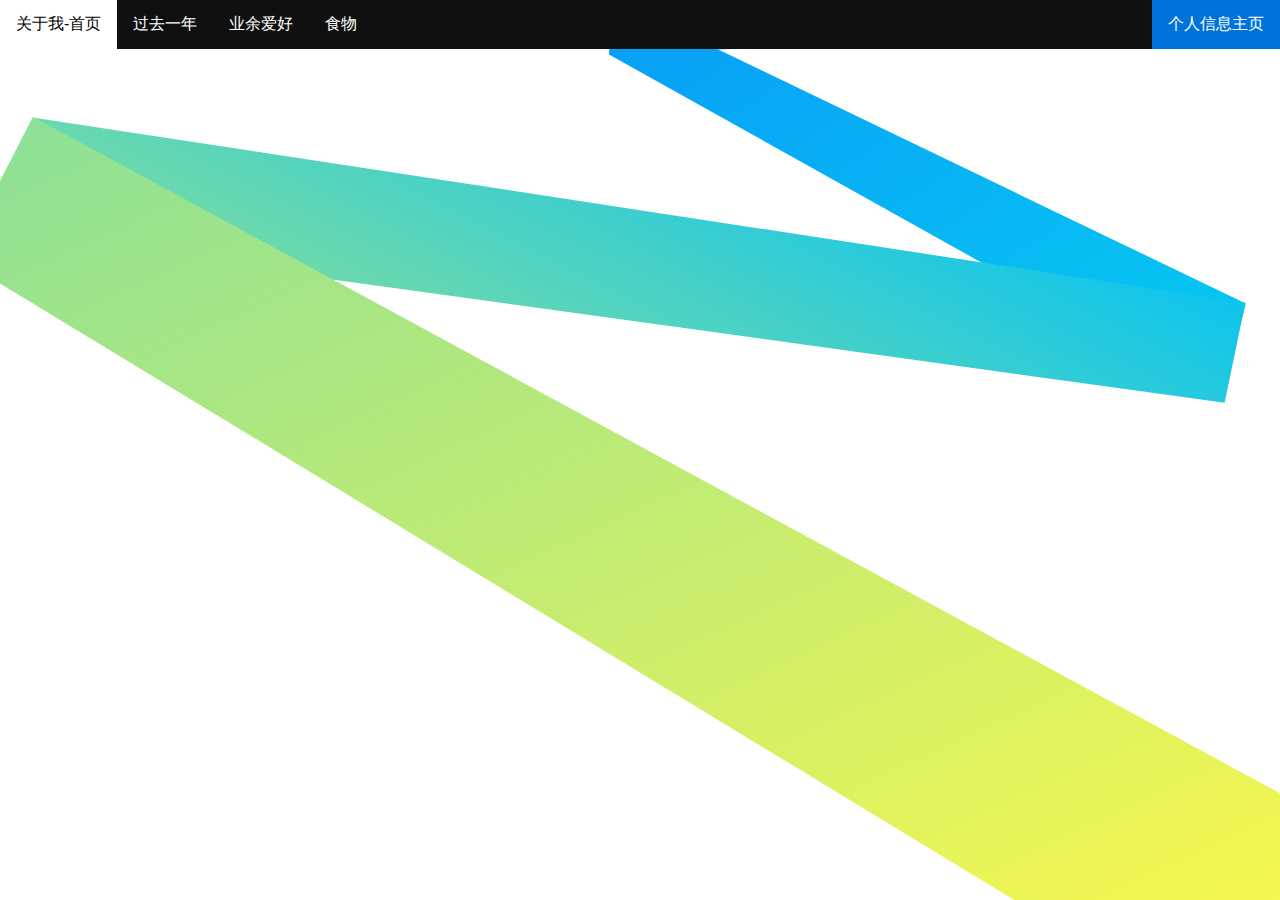
<file: junjie.html>
<!DOCTYPE html>
<html lang="en">
<head>
    <meta charset="UTF-8">
    <title>关于我</title>
    <link rel="stylesheet" href="css_sheet/pointer.css">
    <link rel="stylesheet" href="css_sheet/junjie.css">
    <link rel="shortcut icon" href="favicon.ico">
</head>
<body>
<ul>
    <li style="float:right"><a class="active" href="myinformation.html">个人信息主页</a></li>
    <li><a href="junjie.html">关于我-首页</a></li>
    <li><a href="lastyear.html">过去一年</a></li>
    <li><a href="hobby.html">业余爱好</a></li>
    <li><a href="food.html">食物</a></li>
</ul>
<div class="container">
    <span class="yiji">Hola！感谢你来到这里了解我！</span>
    <div class="gezi">
        <div class="element">
            <a href="lastyear.html">过去一年</a>
        </div>
        <div class="element">
            <a href="hobby.html">业余爱好</a>
        </div>
        <div class="element">
            <a href="food.html">食物</a>
        </div>
    </div>
</div>
</body>
</html>
</file>
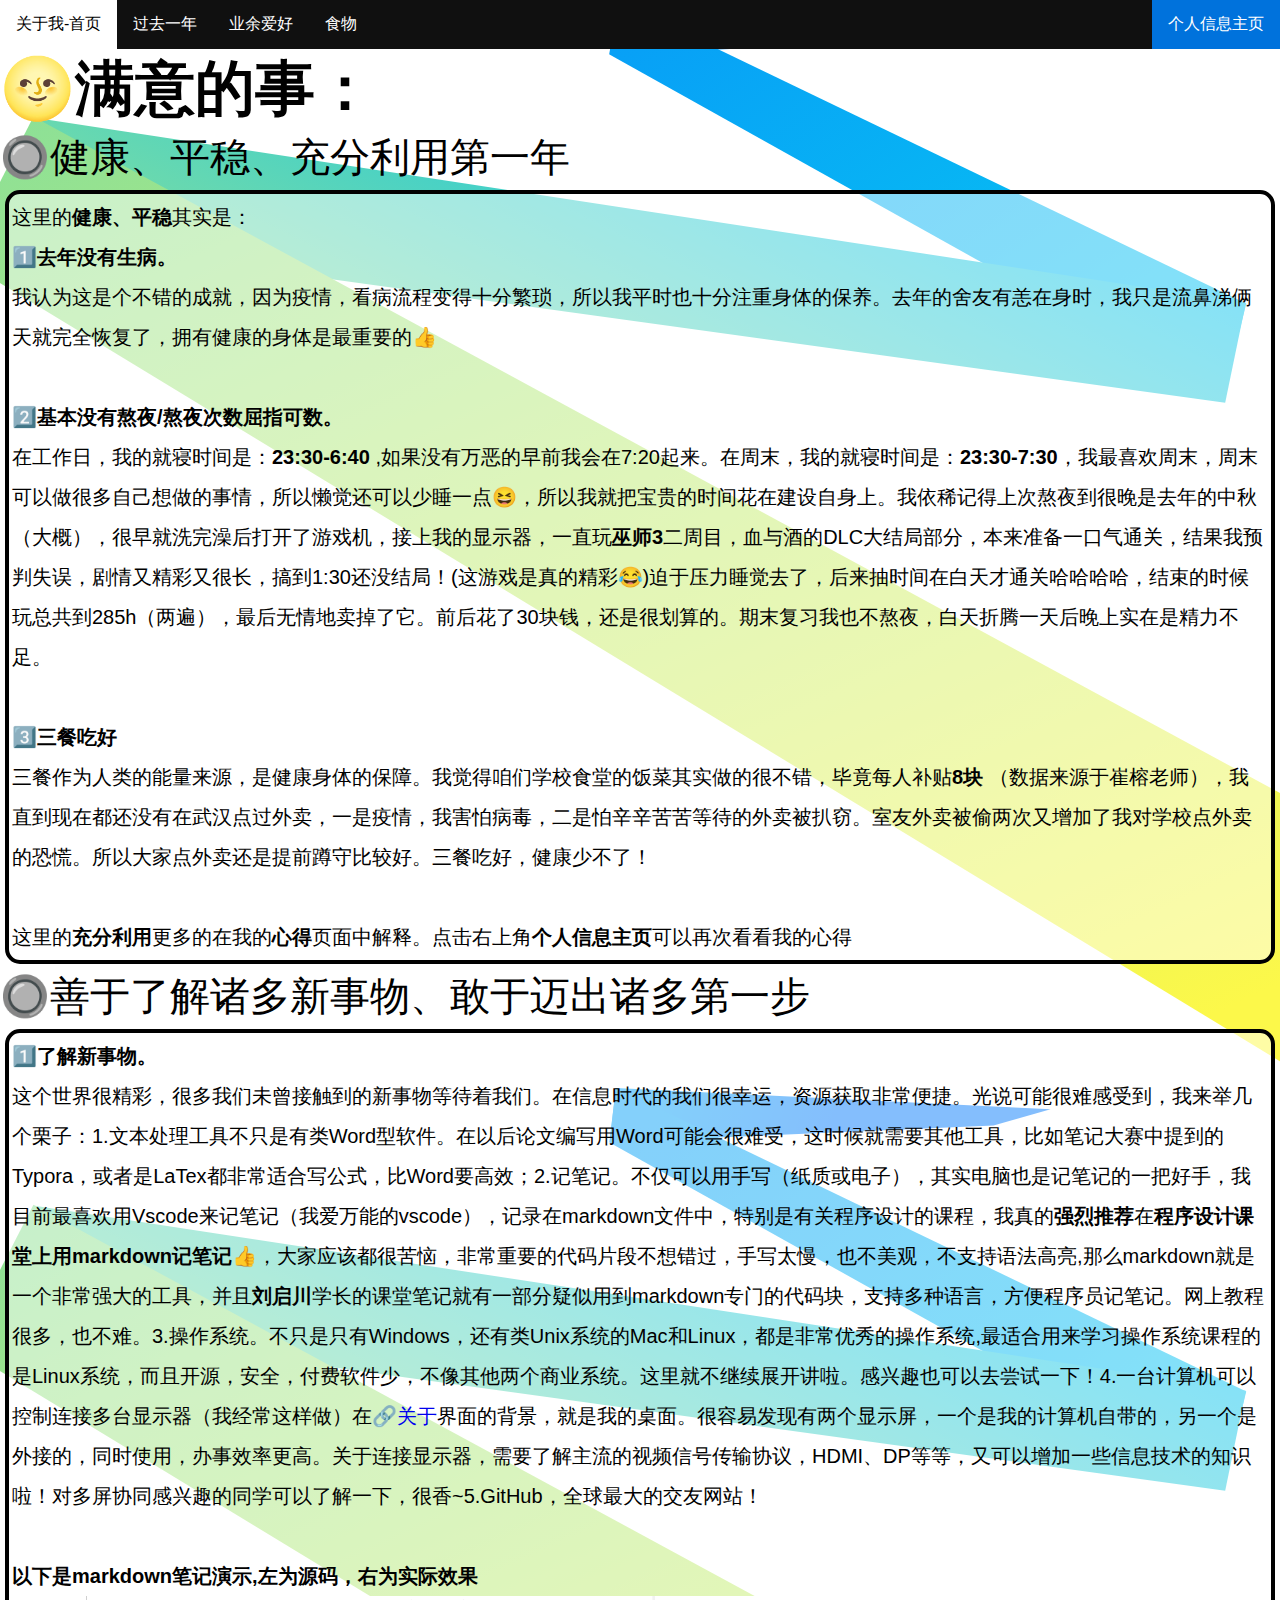
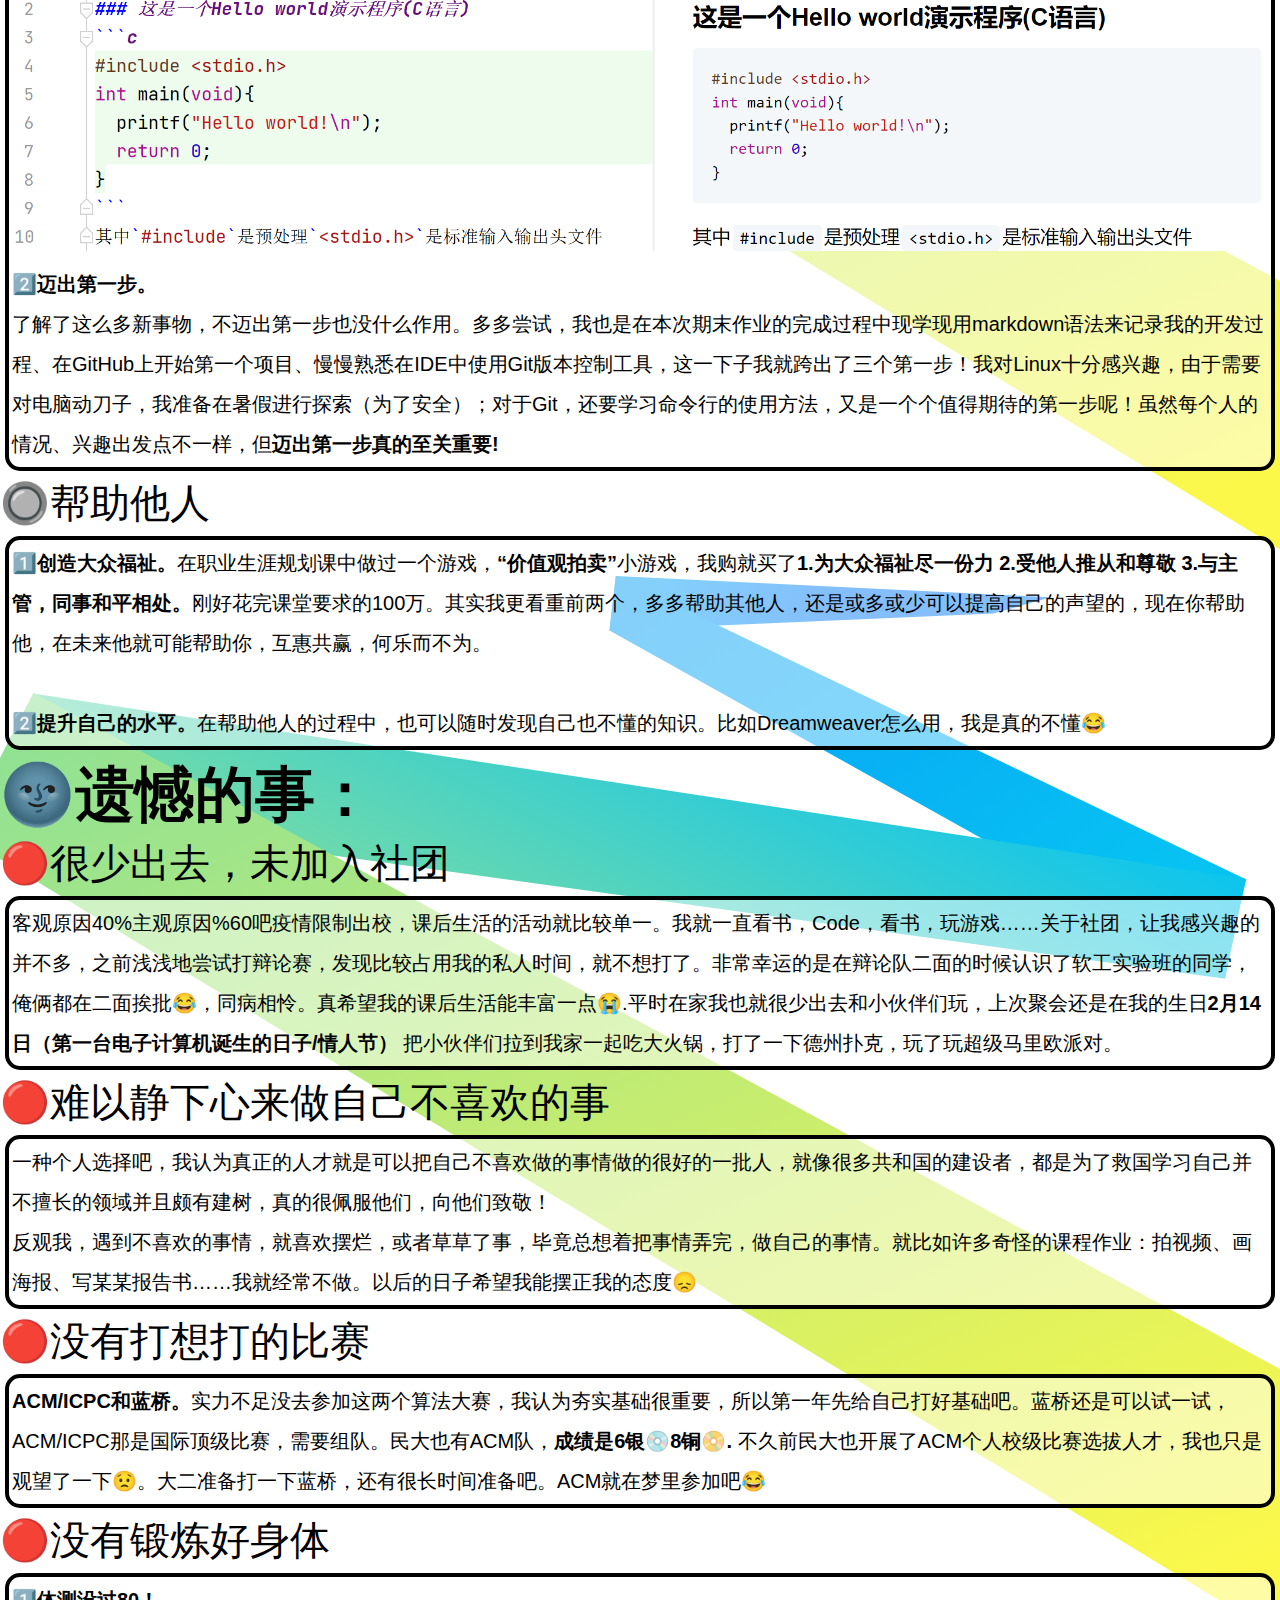
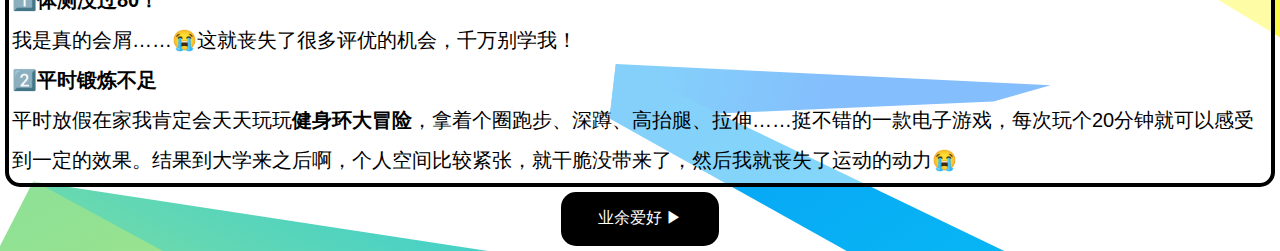
<file: lastyear.html>
<!DOCTYPE html>
<html lang="en">
<head>
    <meta charset="UTF-8">
    <title>过去的一年</title>
    <link rel="stylesheet" href="css_sheet/pointer.css">
    <link rel="stylesheet" href="css_sheet/lastyear.css">
    <link rel="shortcut icon" href="favicon.ico">
</head>
<body>
<ul>
    <li style="float:right"><a class="active" href="myinformation.html">个人信息主页</a></li>
    <li><a href="junjie.html">关于我-首页</a></li>
    <li><a href="lastyear.html">过去一年</a></li>
    <li><a href="hobby.html">业余爱好</a></li>
    <li><a href="food.html">食物</a></li>
</ul>
<span class="yiji">🌝满意的事：</span><br>
<span class="erji">🔘健康、平稳、充分利用第一年</span>
<p>
    这里的<span class="jiacu">健康、平稳</span>其实是：<br>1️⃣<span class="jiacu">去年没有生病。</span><br>
    我认为这是个不错的成就，因为疫情，看病流程变得十分繁琐，所以我平时也十分注重身体的保养。去年的舍友有恙在身时，我只是流鼻涕俩天就完全恢复了，拥有健康的身体是最重要的👍<br>
    <br>2️⃣<span class="jiacu">基本没有熬夜/熬夜次数屈指可数。</span><br> 在工作日，我的就寝时间是：<span class="jiacu">23:30-6:40</span>
    ,如果没有万恶的早前我会在7:20起来。在周末，我的就寝时间是：<span class="jiacu">23:30-7:30</span>，我最喜欢周末，周末可以做很多自己想做的事情，所以懒觉还可以少睡一点😆，所以我就把宝贵的时间花在建设自身上。我依稀记得上次熬夜到很晚是去年的中秋（大概），很早就洗完澡后打开了游戏机，接上我的显示器，一直玩<span
        class="jiacu">巫师3</span>二周目，血与酒的DLC大结局部分，本来准备一口气通关，结果我预判失误，剧情又精彩又很长，搞到1:30还没结局！(这游戏是真的精彩😂)迫于压力睡觉去了，后来抽时间在白天才通关哈哈哈哈，结束的时候玩总共到285h（两遍），最后无情地卖掉了它。前后花了30块钱，还是很划算的。期末复习我也不熬夜，白天折腾一天后晚上实在是精力不足。<br>
    <br> 3️⃣<span class="jiacu">三餐吃好</span><br>三餐作为人类的能量来源，是健康身体的保障。我觉得咱们学校食堂的饭菜其实做的很不错，毕竟每人补贴<span
        class="jiacu">8块</span>
    （数据来源于崔榕老师），我直到现在都还没有在武汉点过外卖，一是疫情，我害怕病毒，二是怕辛辛苦苦等待的外卖被扒窃。室友外卖被偷两次又增加了我对学校点外卖的恐慌。所以大家点外卖还是提前蹲守比较好。三餐吃好，健康少不了！<br><br>
    这里的<span class="jiacu">充分利用</span>更多的在我的<span class="jiacu">心得</span>页面中解释。点击右上角<span class="jiacu">个人信息主页</span>可以再次看看我的心得
</p>
<span class="erji">🔘善于了解诸多新事物、敢于迈出诸多第一步</span>
<p>
    1️⃣<span class="jiacu">了解新事物。</span><br>这个世界很精彩，很多我们未曾接触到的新事物等待着我们。在信息时代的我们很幸运，资源获取非常便捷。光说可能很难感受到，我来举几个栗子：1.文本处理工具不只是有类Word型软件。在以后论文编写用Word可能会很难受，这时候就需要其他工具，比如笔记大赛中提到的Typora，或者是LaTex都非常适合写公式，比Word要高效；2.记笔记。不仅可以用手写（纸质或电子），其实电脑也是记笔记的一把好手，我目前最喜欢用Vscode来记笔记（我爱万能的vscode），记录在markdown文件中，特别是有关程序设计的课程，我真的<span
        class="jiacu">强烈推荐</span>在<span class="jiacu">程序设计课堂上用markdown记笔记👍</span>，大家应该都很苦恼，非常重要的代码片段不想错过，手写太慢，也不美观，不支持语法高亮,那么markdown就是一个非常强大的工具，并且<span
        class="jiacu">刘启川</span>学长的课堂笔记就有一部分疑似用到markdown专门的代码块，支持多种语言，方便程序员记笔记。网上教程很多，也不难。3.操作系统。不只是只有Windows，还有类Unix系统的Mac和Linux，都是非常优秀的操作系统,最适合用来学习操作系统课程的是Linux系统，而且开源，安全，付费软件少，不像其他两个商业系统。这里就不继续展开讲啦。感兴趣也可以去尝试一下！4.一台计算机可以控制连接多台显示器（我经常这样做）在🔗<a
        href="about.html">关于</a>界面的背景，就是我的桌面。很容易发现有两个显示屏，一个是我的计算机自带的，另一个是外接的，同时使用，办事效率更高。关于连接显示器，需要了解主流的视频信号传输协议，HDMI、DP等等，又可以增加一些信息技术的知识啦！对多屏协同感兴趣的同学可以了解一下，很香~5.GitHub，全球最大的交友网站！<br><br>
    <span class="jiacu">以下是markdown笔记演示,左为源码，右为实际效果</span> <br><img src="images/mdd.png" alt="markdown"
                                                                    style="width: 100%">
    2️⃣<span class="jiacu">迈出第一步。</span><br>了解了这么多新事物，不迈出第一步也没什么作用。多多尝试，我也是在本次期末作业的完成过程中现学现用markdown语法来记录我的开发过程、在GitHub上开始第一个项目、慢慢熟悉在IDE中使用Git版本控制工具，这一下子我就跨出了三个第一步！我对Linux十分感兴趣，由于需要对电脑动刀子，我准备在暑假进行探索（为了安全）；对于Git，还要学习命令行的使用方法，又是一个个值得期待的第一步呢！虽然每个人的情况、兴趣出发点不一样，但<span
        class="jiacu">迈出第一步真的至关重要!</span>
</p>
<span class="erji">🔘帮助他人</span>
<p>
    1️⃣<span class="jiacu">创造大众福祉。</span>在职业生涯规划课中做过一个游戏，<span class="jiacu">“价值观拍卖”</span>小游戏，我购就买了<span class="jiacu">1.为大众福祉尽一份力 2.受他人推从和尊敬 3.与主管，同事和平相处。</span>刚好花完课堂要求的100万。其实我更看重前两个，多多帮助其他人，还是或多或少可以提高自己的声望的，现在你帮助他，在未来他就可能帮助你，互惠共赢，何乐而不为。
    <br><br>2️⃣<span class="jiacu">提升自己的水平。</span>在帮助他人的过程中，也可以随时发现自己也不懂的知识。比如Dreamweaver怎么用，我是真的不懂😂
</p>
<span class="yiji">🌚遗憾的事：</span><br>
<span class="erji">🔴很少出去，未加入社团</span>
<p>
    客观原因40%主观原因%60吧疫情限制出校，课后生活的活动就比较单一。我就一直看书，Code，看书，玩游戏……关于社团，让我感兴趣的并不多，之前浅浅地尝试打辩论赛，发现比较占用我的私人时间，就不想打了。非常幸运的是在辩论队二面的时候认识了软工实验班的同学，俺俩都在二面挨批😂，同病相怜。真希望我的课后生活能丰富一点😭.平时在家我也就很少出去和小伙伴们玩，上次聚会还是在我的生日<span
        class="jiacu">2月14日（第一台电子计算机诞生的日子/情人节）</span> 把小伙伴们拉到我家一起吃大火锅，打了一下德州扑克，玩了玩超级马里欧派对。
</p>
<span class="erji">🔴难以静下心来做自己不喜欢的事</span>
<p>
    一种个人选择吧，我认为真正的人才就是可以把自己不喜欢做的事情做的很好的一批人，就像很多共和国的建设者，都是为了救国学习自己并不擅长的领域并且颇有建树，真的很佩服他们，向他们致敬！<br>
    反观我，遇到不喜欢的事情，就喜欢摆烂，或者草草了事，毕竟总想着把事情弄完，做自己的事情。就比如许多奇怪的课程作业：拍视频、画海报、写某某报告书……我就经常不做。以后的日子希望我能摆正我的态度😞
</p>
<span class="erji">🔴没有打想打的比赛</span>
<p>
    <span class="jiacu">ACM/ICPC和蓝桥。</span>实力不足没去参加这两个算法大赛，我认为夯实基础很重要，所以第一年先给自己打好基础吧。蓝桥还是可以试一试，ACM/ICPC那是国际顶级比赛，需要组队。民大也有ACM队，<span
        class="jiacu">成绩是6银💿8铜📀.</span> 不久前民大也开展了ACM个人校级比赛选拔人才，我也只是观望了一下😟。大二准备打一下蓝桥，还有很长时间准备吧。ACM就在梦里参加吧😂
</p>
<span class="erji">🔴没有锻炼好身体</span>
<p>
    1️⃣<span class="jiacu">体测没过80！</span><br>
    我是真的会屑……😭这就丧失了很多评优的机会，千万别学我！<br>
    2️⃣<span class="jiacu">平时锻炼不足</span><br>
    平时放假在家我肯定会天天玩玩<span class="jiacu">健身环大冒险</span>，拿着个圈跑步、深蹲、高抬腿、拉伸……挺不错的一款电子游戏，每次玩个20分钟就可以感受到一定的效果。结果到大学来之后啊，个人空间比较紧张，就干脆没带来了，然后我就丧失了运动的动力😭
</p>
<a href="hobby.html">
    <div class="container">
        业余爱好 ▶
    </div>
</a>
</body>
</html>
</file>
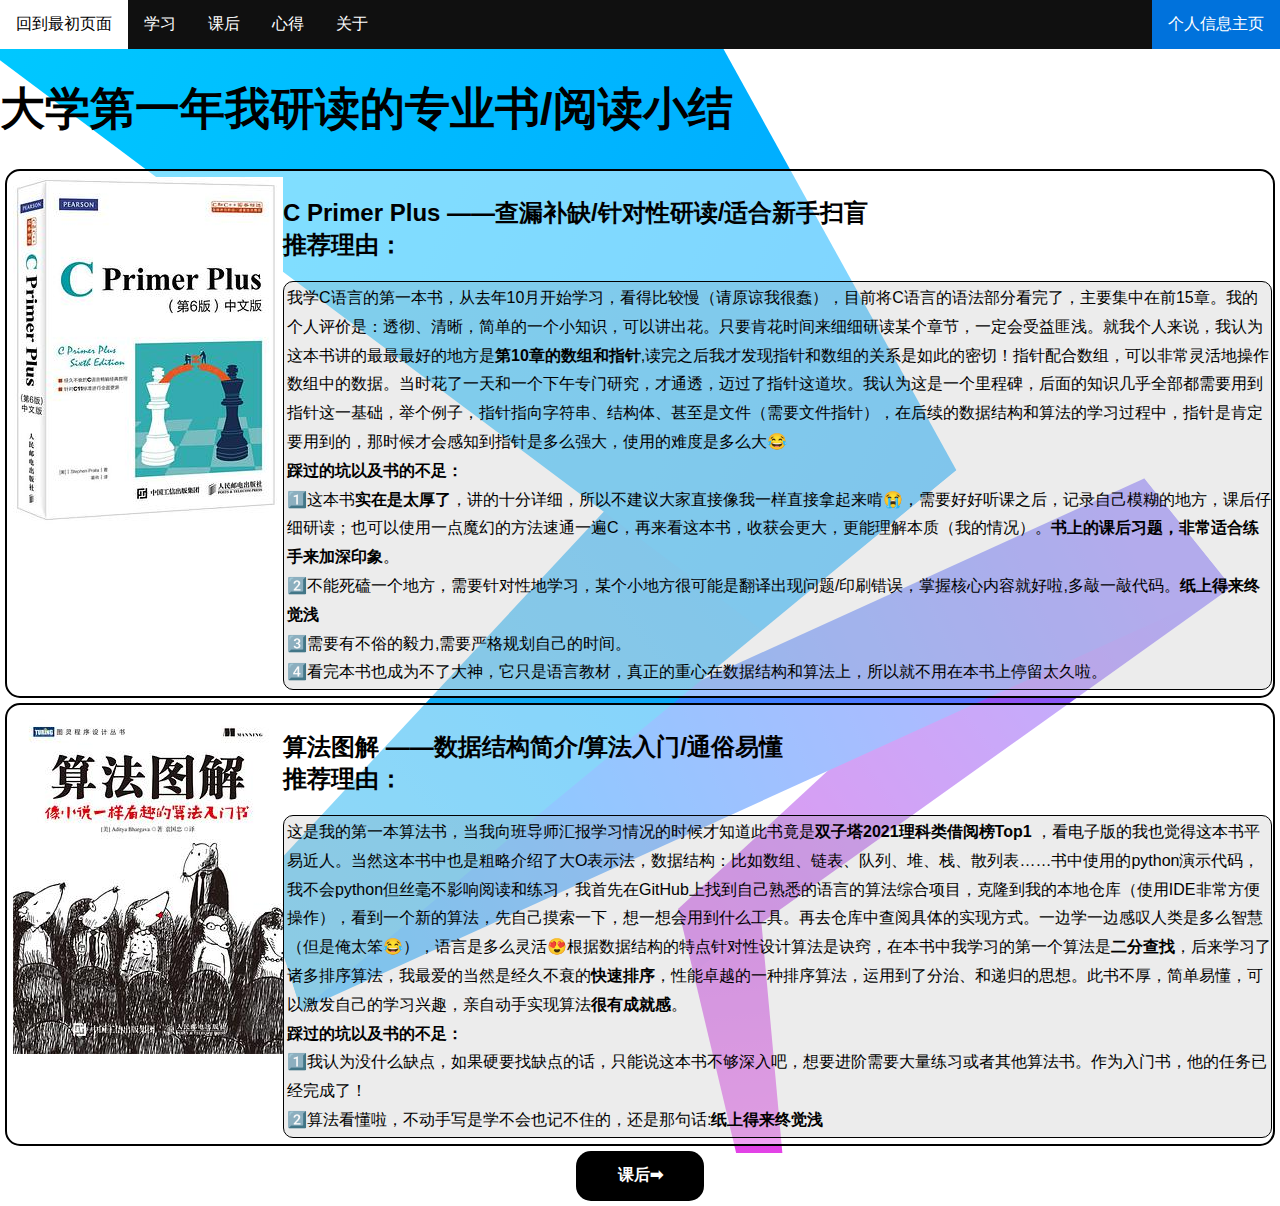
<file: learn.html>
<!DOCTYPE html>
<html lang="en">
<head>
    <meta charset="UTF-8">
    <title>学习情况</title>
    <link rel="stylesheet" href="css_sheet/pointer.css">
    <link rel="stylesheet" href="css_sheet/learn.css">
    <link rel="shortcut icon" href="favicon.ico">
</head>
<body>
<ul>
    <li style="float:right"><a class="active" href="myinformation.html">个人信息主页</a></li>
    <li><a href="index.html">回到最初页面</a></li>
    <li><a href="learn.html">学习</a></li>
    <li><a href="afterclass.html">课后</a></li>
    <li><a href="experience.html">心得</a></li>
    <li><a href="about.html">关于</a></li>
</ul>
<h1>大学第一年我研读的专业书/阅读小结</h1>
<div class="flex">
    <div>
        <img src="images/cprimer.jpg" alt="CPP">
    </div>
    <div class="yougezi">
        <h2>C Primer Plus ——查漏补缺/针对性研读/适合新手扫盲<br>推荐理由：</h2>
        <div class="rec">
            我学C语言的第一本书，从去年10月开始学习，看得比较慢（请原谅我很蠢），目前将C语言的语法部分看完了，主要集中在前15章。我的个人评价是：透彻、清晰，简单的一个小知识，可以讲出花。只要肯花时间来细细研读某个章节，一定会受益匪浅。就我个人来说，我认为这本书讲的最最最好的地方是<span
                class="jiacu">第10章的数组和指针</span>,读完之后我才发现指针和数组的关系是如此的密切！指针配合数组，可以非常灵活地操作数组中的数据。当时花了一天和一个下午专门研究，才通透，迈过了指针这道坎。我认为这是一个里程碑，后面的知识几乎全部都需要用到指针这一基础，举个例子，指针指向字符串、结构体、甚至是文件（需要文件指针），在后续的数据结构和算法的学习过程中，指针是肯定要用到的，那时候才会感知到指针是多么强大，使用的难度是多么大😂<br>
            <span class="jiacu">踩过的坑以及书的不足：</span><br>
            1️⃣这本书<span class="jiacu">实在是太厚了</span>，讲的十分详细，所以不建议大家直接像我一样直接拿起来啃😭，需要好好听课之后，记录自己模糊的地方，课后仔细研读；也可以使用一点魔幻的方法速通一遍C，再来看这本书，收获会更大，更能理解本质（我的情况）。<span
                class="jiacu">书上的课后习题，非常适合练手来加深印象</span>。<br>
            2️⃣不能死磕一个地方，需要针对性地学习，某个小地方很可能是翻译出现问题/印刷错误，掌握核心内容就好啦,多敲一敲代码。<span
                class="jiacu">纸上得来终觉浅</span><br>
            3️⃣需要有不俗的毅力,需要严格规划自己的时间。<br>
            4️⃣看完本书也成为不了大神，它只是语言教材，真正的重心在数据结构和算法上，所以就不用在本书上停留太久啦。
        </div>
    </div>
</div>
<div class="flex">
    <div>
        <img src="images/algorithm.jpg" alt="al">
    </div>
    <div class="yougezi">
        <h2>算法图解 ——数据结构简介/算法入门/通俗易懂<br>推荐理由：</h2>
        <div class="rec">
            这是我的第一本算法书，当我向班导师汇报学习情况的时候才知道此书竟是<span class="jiacu">双子塔2021理科类借阅榜Top1</span>
            ，看电子版的我也觉得这本书平易近人。当然这本书中也是粗略介绍了大O表示法，数据结构：比如数组、链表、队列、堆、栈、散列表……书中使用的python演示代码，我不会python但丝毫不影响阅读和练习，我首先在GitHub上找到自己熟悉的语言的算法综合项目，克隆到我的本地仓库（使用IDE非常方便操作），看到一个新的算法，先自己摸索一下，想一想会用到什么工具。再去仓库中查阅具体的实现方式。一边学一边感叹人类是多么智慧（但是俺太笨😂），语言是多么灵活😍根据数据结构的特点针对性设计算法是诀窍，在本书中我学习的第一个算法是<span
                class="jiacu">二分查找</span>，后来学习了诸多排序算法，我最爱的当然是经久不衰的<span class="jiacu">快速排序</span>，性能卓越的一种排序算法，运用到了分治、和递归的思想。此书不厚，简单易懂，可以激发自己的学习兴趣，亲自动手实现算法<span
                class="jiacu">很有成就感</span>。
            <br>
            <span class="jiacu">踩过的坑以及书的不足：</span><br>
            1️⃣我认为没什么缺点，如果硬要找缺点的话，只能说这本书不够深入吧，想要进阶需要大量练习或者其他算法书。作为入门书，他的任务已经完成了！<br>
            2️⃣算法看懂啦，不动手写是学不会也记不住的，还是那句话:<span class="jiacu">纸上得来终觉浅</span>
        </div>
    </div>
</div>
<a href="afterclass.html">
    <div class="next">
        <span class="jiacu">课后➡</span>
    </div>
</a>
</body>
</html>
</file>
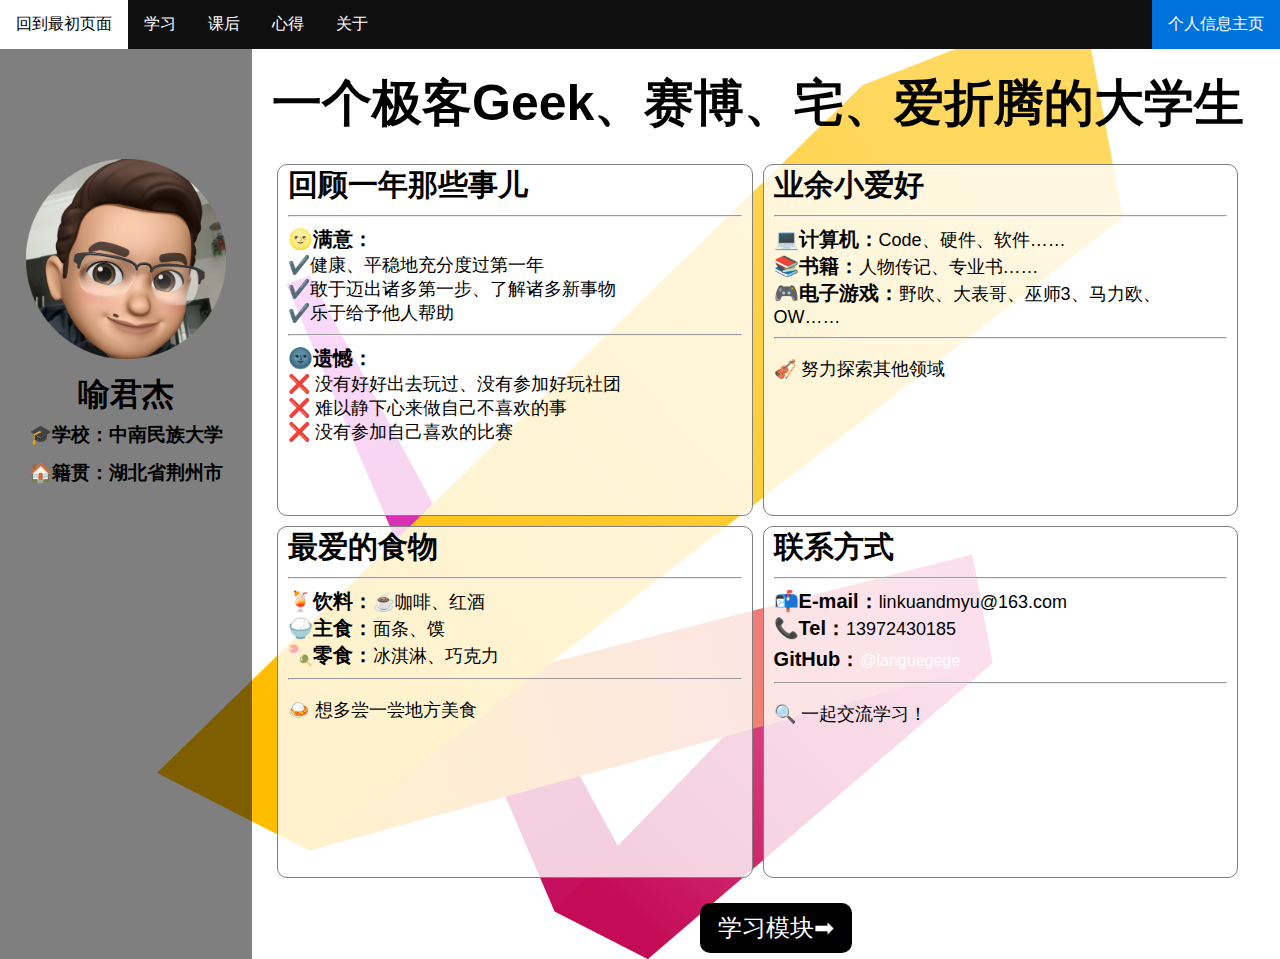
<file: myinformation.html>
<!DOCTYPE html>
<html lang="en">
<head>
    <meta charset="UTF-8">
    <title>我的信息</title>
    <!--    可以连接多个CSS样式表-->
    <link rel="stylesheet" href="css_sheet/pointer.css">
    <link rel="stylesheet" href="css_sheet/myinfor.css">
    <link rel="stylesheet" href="https://libs.baidu.com/fontawesome/4.0.3/css/font-awesome.min.css">
    <link rel="shortcut icon" href="favicon.ico">
</head>
<body>
<ul>
    <li style="float:right"><a class="active" href="myinformation.html">个人信息主页</a></li>
    <li><a href="index.html">回到最初页面</a></li>
    <li><a href="learn.html">学习</a></li>
    <li><a href="afterclass.html">课后</a></li>
    <li><a href="experience.html">心得</a></li>
    <li><a href="about.html">关于</a></li>
</ul>
<!--父盒子-->
<div class="flex">
    <!--    左边人物盒子-->
    <div id="touxiang">
        <img src="images/myhead.png" style="height: 200px;width: 200px " alt="myhead">
        <h1>喻君杰</h1>
        <h3>🎓学校：中南民族大学</h3>
        <h3>🏠籍贯：湖北省荆州市</h3>
    </div>
    <!--    右边内容盒子-->
    <div id="youneirong">
        <h1><span>一个极客Geek、赛博、宅、爱折腾的大学生</span></h1>
        <div id="dadge">
            <div class="xiaogezi">
                <span class="xiaobiaoti">回顾一年那些事儿</span>
                <hr>
                <span class="xiaoneirong">🌝满意：</span><br>
                ✔️健康、平稳地充分度过第一年<br>
                ✔️敢于迈出诸多第一步、了解诸多新事物<br>
                ✔️乐于给予他人帮助
                <hr>
                <span class="xiaoneirong">🌚遗憾：</span><br>
                ❌ 没有好好出去玩过、没有参加好玩社团<br>
                ❌ 难以静下心来做自己不喜欢的事<br>
                ❌ 没有参加自己喜欢的比赛<br>
            </div>
            <div class="xiaogezi">
                <span class="xiaobiaoti">业余小爱好</span>
                <hr>
                <div>
                    <span class="xiaoneirong">💻计算机：</span>Code、硬件、软件……<br>
                    <span class="xiaoneirong">📚书籍：</span>人物传记、专业书……<br>
                    <span class="xiaoneirong">🎮电子游戏：</span>野吹、大表哥、巫师3、马力欧、OW……
                    <hr>
                    <p>
                        🎻 努力探索其他领域
                    </p>
                </div>
            </div>
            <div class="xiaogezi">
                <span class="xiaobiaoti">最爱的食物</span>
                <hr>
                <div>
                    <span class="xiaoneirong">🍹饮料：</span>☕咖啡、红酒<br>
                    <span class="xiaoneirong">🍚主食：</span>面条、馍<br>
                    <span class="xiaoneirong">🍡零食：</span>冰淇淋、巧克力
                    <hr>
                    <p>
                        🍛 想多尝一尝地方美食
                    </p>
                </div>

            </div>
            <div class="xiaogezi">
                <span class="xiaobiaoti">联系方式</span>
                <hr>
                <div>
                    <span class="xiaoneirong">📬E-mail：</span>linkuandmyu@163.com<br>
                    <span class="xiaoneirong">📞Tel：</span>13972430185<br>
                    <span class="xiaoneirong"><i class="fa fa-github" aria-hidden="true" style="font-size: 27px"></i>GitHub：</span><a
                        href="https://github.com/languagege"><span class="hei">@languegege</span></a>
                </div>
                <hr>
                <p>🔍 一起交流学习！</p>
            </div>
        </div>
        <a href="learn.html">
            <div class="butt">学习模块➡</div>
        </a>
    </div>
</div>
</body>
</html>
</file>
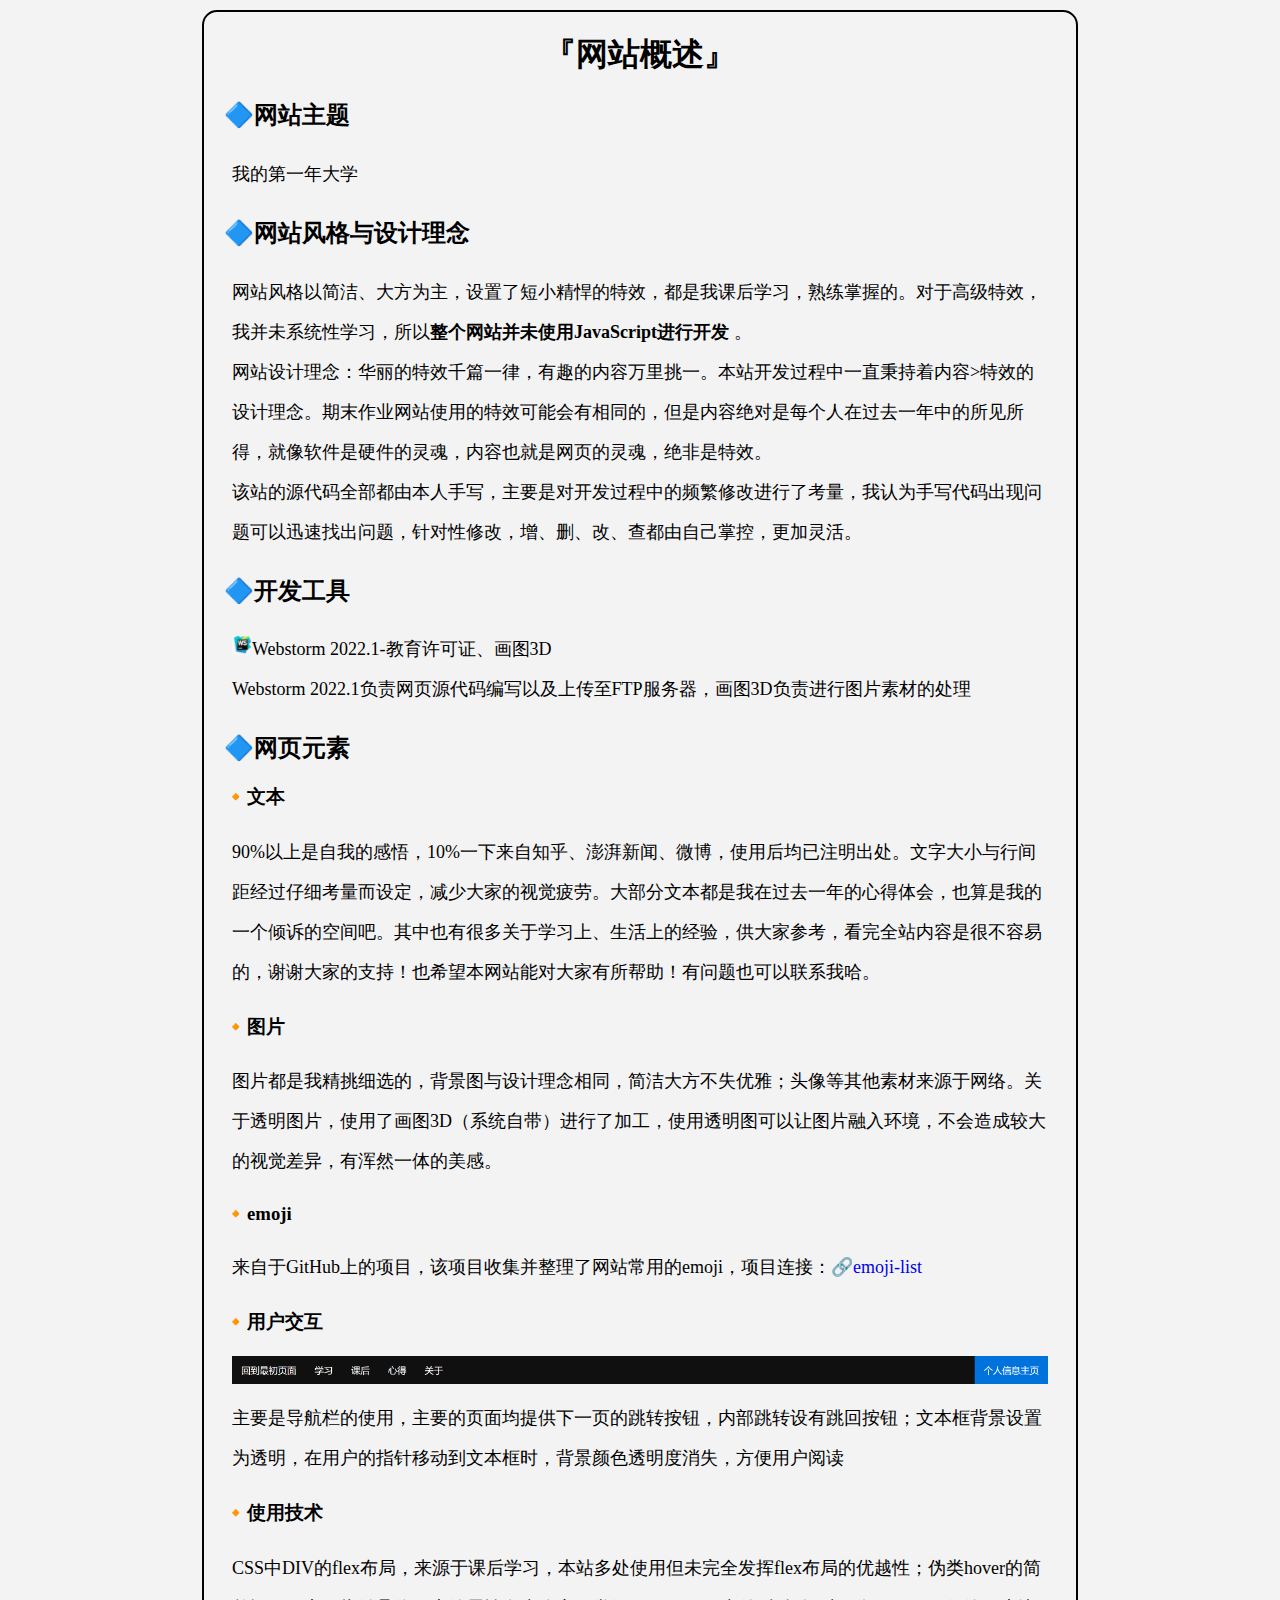
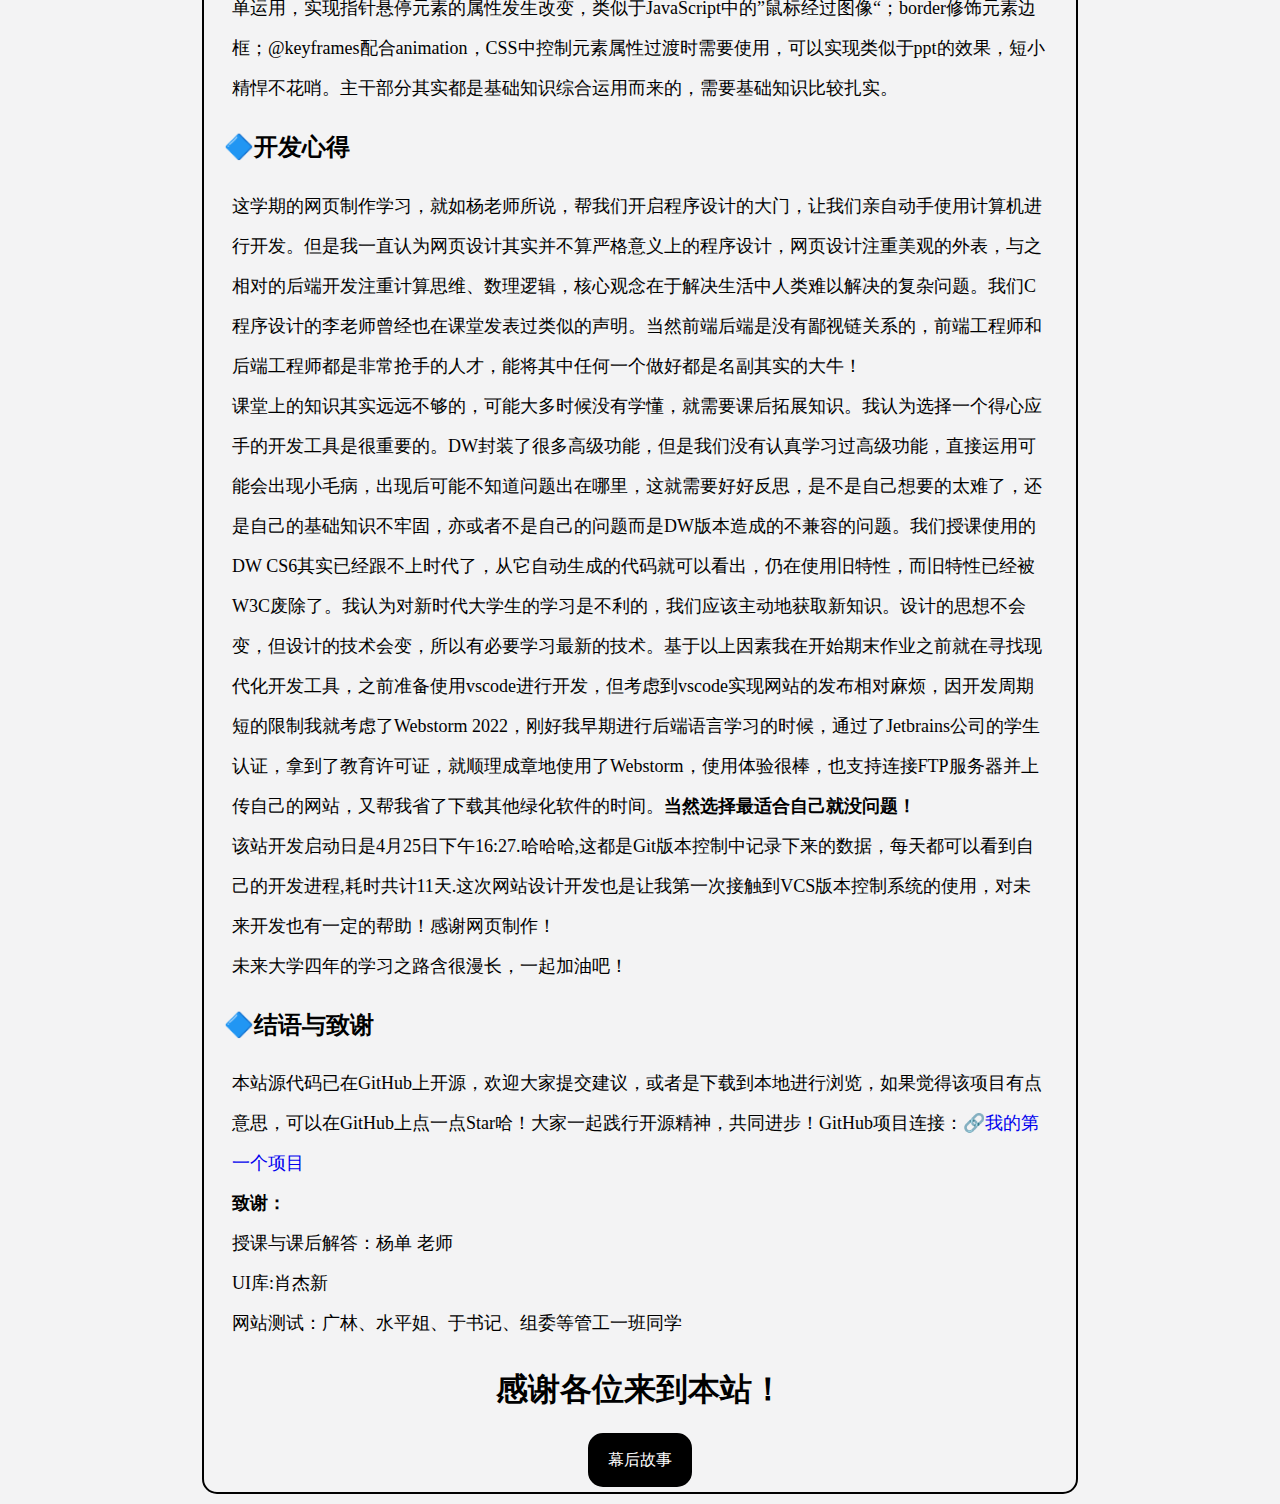
<file: theweb.html>
<!DOCTYPE html>
<html lang="en">
<head>
    <meta charset="UTF-8">
    <title>关于此网站</title>
    <link rel="stylesheet" href="css_sheet/hobby.css">
    <link rel="stylesheet" href="css_sheet/food.css">
    <link rel="shortcut icon" href="favicon.ico">
</head>
<body>
<div class="align"><h1>『网站概述』</h1></div>
<h2>🔷网站主题</h2>
<p>我的第一年大学</p>
<h2>🔷网站风格与设计理念</h2>
<p>
    网站风格以简洁、大方为主，设置了短小精悍的特效，都是我课后学习，熟练掌握的。对于高级特效，我并未系统性学习，所以<span class="jiacu">整个网站并未使用JavaScript进行开发</span> 。<br>
    网站设计理念：华丽的特效千篇一律，有趣的内容万里挑一。本站开发过程中一直秉持着内容>特效的设计理念。期末作业网站使用的特效可能会有相同的，但是内容绝对是每个人在过去一年中的所见所得，就像软件是硬件的灵魂，内容也就是网页的灵魂，绝非是特效。<br>
    该站的源代码全部都由本人手写，主要是对开发过程中的频繁修改进行了考量，我认为手写代码出现问题可以迅速找出问题，针对性修改，增、删、改、查都由自己掌控，更加灵活。
</p>
<h2>🔷开发工具</h2>
<p><img src="images/storm.png" alt="webstorm" width="20px" height="20px">Webstorm 2022.1-教育许可证、画图3D<br>
    Webstorm 2022.1负责网页源代码编写以及上传至FTP服务器，画图3D负责进行图片素材的处理
</p>
<h2>🔷网页元素</h2>
<h3>🔸文本</h3>
<p>
    90%以上是自我的感悟，10%一下来自知乎、澎湃新闻、微博，使用后均已注明出处。文字大小与行间距经过仔细考量而设定，减少大家的视觉疲劳。大部分文本都是我在过去一年的心得体会，也算是我的一个倾诉的空间吧。其中也有很多关于学习上、生活上的经验，供大家参考，看完全站内容是很不容易的，谢谢大家的支持！也希望本网站能对大家有所帮助！有问题也可以联系我哈。
</p>
<h3>🔸图片</h3>
<p>
    图片都是我精挑细选的，背景图与设计理念相同，简洁大方不失优雅；头像等其他素材来源于网络。关于透明图片，使用了画图3D（系统自带）进行了加工，使用透明图可以让图片融入环境，不会造成较大的视觉差异，有浑然一体的美感。
</p>
<h3>🔸emoji</h3>
<p>
    来自于GitHub上的项目，该项目收集并整理了网站常用的emoji，项目连接：🔗<a href="https://github.com/caiyongji/emoji-list">emoji-list</a>
</p>
<h3>🔸用户交互</h3>
<p>
    <img src="images/ind.png" alt="daohang" width="100%">
    主要是导航栏的使用，主要的页面均提供下一页的跳转按钮，内部跳转设有跳回按钮；文本框背景设置为透明，在用户的指针移动到文本框时，背景颜色透明度消失，方便用户阅读
</p>
<h3>🔸使用技术</h3>
<p>
    CSS中DIV的flex布局，来源于课后学习，本站多处使用但未完全发挥flex布局的优越性；伪类hover的简单运用，实现指针悬停元素的属性发生改变，类似于JavaScript中的”鼠标经过图像“；border修饰元素边框；@keyframes配合animation，CSS中控制元素属性过渡时需要使用，可以实现类似于ppt的效果，短小精悍不花哨。主干部分其实都是基础知识综合运用而来的，需要基础知识比较扎实。
</p>
<h2>🔷开发心得</h2>
<p>
    这学期的网页制作学习，就如杨老师所说，帮我们开启程序设计的大门，让我们亲自动手使用计算机进行开发。但是我一直认为网页设计其实并不算严格意义上的程序设计，网页设计注重美观的外表，与之相对的后端开发注重计算思维、数理逻辑，核心观念在于解决生活中人类难以解决的复杂问题。我们C程序设计的李老师曾经也在课堂发表过类似的声明。当然前端后端是没有鄙视链关系的，前端工程师和后端工程师都是非常抢手的人才，能将其中任何一个做好都是名副其实的大牛！<br>
    课堂上的知识其实远远不够的，可能大多时候没有学懂，就需要课后拓展知识。我认为选择一个得心应手的开发工具是很重要的。DW封装了很多高级功能，但是我们没有认真学习过高级功能，直接运用可能会出现小毛病，出现后可能不知道问题出在哪里，这就需要好好反思，是不是自己想要的太难了，还是自己的基础知识不牢固，亦或者不是自己的问题而是DW版本造成的不兼容的问题。我们授课使用的DW
    CS6其实已经跟不上时代了，从它自动生成的代码就可以看出，仍在使用旧特性，而旧特性已经被W3C废除了。我认为对新时代大学生的学习是不利的，我们应该主动地获取新知识。设计的思想不会变，但设计的技术会变，所以有必要学习最新的技术。基于以上因素我在开始期末作业之前就在寻找现代化开发工具，之前准备使用vscode进行开发，但考虑到vscode实现网站的发布相对麻烦，因开发周期短的限制我就考虑了Webstorm
    2022，刚好我早期进行后端语言学习的时候，通过了Jetbrains公司的学生认证，拿到了教育许可证，就顺理成章地使用了Webstorm，使用体验很棒，也支持连接FTP服务器并上传自己的网站，又帮我省了下载其他绿化软件的时间。<span
        class="jiacu">当然选择最适合自己就没问题！</span><br>
    该站开发启动日是4月25日下午16:27.哈哈哈,这都是Git版本控制中记录下来的数据，每天都可以看到自己的开发进程,耗时共计11天.这次网站设计开发也是让我第一次接触到VCS版本控制系统的使用，对未来开发也有一定的帮助！感谢网页制作！<br>
    未来大学四年的学习之路含很漫长，一起加油吧！
</p>
<h2>🔷结语与致谢</h2>
<p>
    本站源代码已在GitHub上开源，欢迎大家提交建议，或者是下载到本地进行浏览，如果觉得该项目有点意思，可以在GitHub上点一点Star哈！大家一起践行开源精神，共同进步！GitHub项目连接：🔗<a
        href="https://github.com/languagege/My-First-year-of-College">我的第一个项目</a><br>
    <span class="jiacu">致谢：</span><br>
    授课与课后解答：杨单 老师<br>
    UI库:肖杰新<br>
    网站测试：广林、水平姐、于书记、组委等管工一班同学

</p>
<div class="align"><h1>感谢各位来到本站！</h1></div>
<a href="about.html">
    <div class="container">
        幕后故事
    </div>
</a>
</body>
</html>
</file>
<file: css_sheet/ind.css>
body {
    background-image: url("data:image/svg+xml,%3Csvg xmlns='http://www.w3.org/2000/svg' width='1252' height='1002' viewBox='0 0 1252 1002'%3E %3Cdefs%3E %3ClinearGradient id='prefix__a' x1='7.8%25' x2='98.179%25' y1='4.198%25' y2='95.624%25'%3E %3Cstop offset='0%25' stop-color='%23F97A12'/%3E %3Cstop offset='100%25' stop-color='%23FE315D'/%3E %3C/linearGradient%3E %3ClinearGradient id='prefix__b' x1='83.741%25' x2='12.054%25' y1='2.599%25' y2='86.599%25'%3E %3Cstop offset='0%25' stop-color='%23C11A75'/%3E %3Cstop offset='100%25' stop-color='%23FE315D'/%3E %3C/linearGradient%3E %3ClinearGradient id='prefix__c' x1='45.256%25' x2='55.383%25' y1='90.68%25' y2='1.268%25'%3E %3Cstop offset='0%25' stop-color='%23BC42AB'/%3E %3Cstop offset='100%25' stop-color='%23C11A75'/%3E %3C/linearGradient%3E %3ClinearGradient id='prefix__d' x1='88.931%25' x2='10.943%25' y1='53.612%25' y2='46.085%25'%3E %3Cstop offset='0%25' stop-color='%23BC42AB'/%3E %3Cstop offset='100%25' stop-color='%2348A4F7'/%3E %3C/linearGradient%3E %3ClinearGradient id='prefix__e' x1='78.081%25' x2='-.472%25' y1='75.572%25' y2='17.366%25'%3E %3Cstop offset='0%25' stop-color='%23087CFA'/%3E %3Cstop offset='100%25' stop-color='%2348A4F7'/%3E %3C/linearGradient%3E %3C/defs%3E %3Cg fill='none'%3E %3Cpath fill='url(%23prefix__a)' d='M520.094 0L822.314 334.584 837.004 257.013 563.233 0z' transform='translate(65.104)'/%3E %3Cpath fill='url(%23prefix__b)' d='M943.925 78.907l111.928 19.373-205.411 272.878-28.128-36.574s-42.318-52.187-42.235-52.02c.084.083 163.846-203.657 163.846-203.657z' transform='translate(65.104)'/%3E %3Cpath fill='url(%23prefix__c)' d='M918.718 469.27L1014.704 358.716 1055.853 98.279 943.925 78.907 850.442 371.158z' transform='translate(65.104)'/%3E %3Cpath fill='url(%23prefix__d)' d='M0 195.056L142.978 67.552 1014.704 358.716 918.718 469.27 101.662 274.13z' transform='translate(65.104)'/%3E %3Cpath fill='url(%23prefix__e)' d='M490.116 1002L778.16 1002 1024.553 1002 142.978 67.552 0 195.056z' transform='translate(65.104)'/%3E %3C/g%3E %3C/svg%3E");
    background-repeat: no-repeat;
    background-position: top;
    /*全部居中居中！！！*/
    display: flex; /*flex盒子模型*/
    justify-content: center; /*控制下级盒子的位置，设为中央*/
    align-items: center; /*占交叉轴的中央*/
    flex-direction: column; /*内含下级盒子的排列方向，设定为列*/
    min-height: 100vh;
    font-family: sans-serif;
}

:root {
    font-size: 32px;
}

#container {
    width: 600px;
}

/*了解更多标签*/
#enter {
    border-radius: 10px;
    background-color: black;
    color: white;
    font-size: 24px;
    text-align: center;
    width: 25%;
    height: 50px;
    /*全部居中*/
    display: flex;
    justify-content: center;
    align-items: center;
    flex-direction: column;
    opacity: 0;
    animation: .5s swift-up ease-out forwards, .5s fade-in ease-out forwards;
    animation-delay: 1.2s;
}
/*伪类应用，鼠标接触就变色,在这里是背景和字体颜色反转*/
#enter:hover {
    transition: all 0.5s;
    background-color: white;
    color: black;
}

a:link {
    text-decoration: none;
}

h1 {
    margin: 0;
}

p {
    font-size: .8rem;
    color: #27282c;
    line-height: 1.3rem;
    top: 0.8rem;
    opacity: 0;
    animation: .5s swift-up ease-out forwards, .5s fade-in ease-out forwards;
    animation-delay: .8s;
}

@keyframes fade-in {
    to {
        opacity: 1;
    }
}

span {
    display: inline-block;
    overflow: hidden;
    position: relative;
}

i {
    font-style: normal;
    position: relative;
    top: 2rem;
    animation: .5s swift-up ease-in-out forwards;
}
/*使得元素变化*/
@keyframes swift-up {
    to {
        top: 0;
    }
}
</file>
<file: css_sheet/pointer.css>
body {
    margin: 0;
    font-family: sans-serif;
}

/*这些都是导航栏所需要的模板CSS*/
ul {
    /*非常重要的固定导航栏操作*/
    top: 0; /*在最顶上*/
    position: sticky; /*粘住*/
    z-index: 5; /*设置Z轴，浮在所有其他元素之上*/
    list-style-type: none;
    margin: 0;
    padding: 0;
    overflow: hidden;
    background-color: #101010;
    width: 100%;
}

li {
    float: left;
}

li a {
    display: block;
    color: white;
    text-align: center;
    padding: 14px 16px;
    text-decoration: none;
}

/*hover样式，但排除最后一个*/
li a:hover:not(.active) {
    transition: all 0.5s;
    background-color: white;
    color: black;
}

.active {
    background-color: #0072dc;
}

.active:hover {
    transition: all 0.5s;
    background-color: #40a4ed;
    color: #f0f8ff;
}
</file>
<file: css_sheet/abo.css>
body {
    display: flex;
    flex-direction: column;
    align-items: center;
    justify-content: center;
    background-color: rgba(0, 0, 0, 0.5);
    background-image: url("../images/abbg.jpeg");
    background-size: cover;
    min-height: 100vh;
}

/*最大地包含器具*/
.container {
    display: flex;
    flex-direction: column;
    align-items: center;
    justify-content: center;
    width: 100%;
    height: 400px;
    background-color: rgba(255, 255, 255, 0.8);
    opacity: 0;
    animation: 1.5s last ease-in-out forwards;
    animation-iteration-count: 1;
}

@keyframes last {
    to {
        opacity: 1;
    }
}

/*包含三个元素地格子*/
.gezi {
    display: flex;
    border-radius: 15px;
    width: 700px;
}

/*每个元素*/
.element {
    font-size: 25px;
    display: flex;
    flex-direction: column;
    align-items: center;
    justify-content: center;
    width: 33%;
    height: 50px;
    background-color: rgb(43, 43, 44);
    margin: 20px 20px 20px 20px;
    border-radius: 15px;
}

.element:hover {
    background-color: rgb(0, 0, 0);
    transition: all .5s;
}

/*一级大小文字*/
.yiji {
    font-size: 70px;
    font-weight: bolder;
}

a {
    text-decoration: none;
}

a:hover {
    color: white;
}

a:link {
    color: white;
}

a:visited {
    color: white;
}
</file>
<file: css_sheet/afclass.css>
body {
    background-image: url("../images/webstorm.svg");
    background-position: top;
    background-repeat: no-repeat;
}

/*装书的大格子*/
.bookcon {
    display: flex;
    align-items: center;
    justify-content: center;
    flex-wrap: wrap;
    width: 100%;
    border-top: 2px solid black;
    border-bottom: 2px solid black;
    height: auto;
}

/*每个书的格子*/
.book {
    display: flex;
    flex-direction: column;
    align-items: center;
    justify-content: center;
    width: 33%;
    height: auto;
    padding-bottom: 10px;
}

.book:hover {
    background-color: rgba(0, 0, 0, 0.5);
    color: white;
    transition: all .5s;
}

/*按钮*/
.butt {
    margin-top: 20px;
    display: flex;
    align-items: center;
    flex-direction: column;
    justify-content: center;
    height: 50px;
    width: 100px;
    background-color: black;
    border-radius: 15px;
    border: 1px solid black;
    color: white;
}

.butt:hover {
    background-color: white;
    color: black;
    transition: all .5s;
}

a:link {
    text-decoration: none;
    color: white;
}

a:hover {
    color: black;
}

a:visited {
    color: white;
}

.go {
    background-color: grey;
    display: flex;
    align-items: center;
    flex-direction: column;
    justify-content: center;
    height: 50px;
    width: 10%;
    margin: 10px auto 10px auto;
    border-radius: 15px;
}

.go:hover {
    background-color: #2b2b2c;
    transition: all .5s;
}
</file>
<file: css_sheet/exper.css>
body {
    background-color: #f1f1f3;
}

.yiji {
    font-size: 60px;
    font-weight: bold;
}

.erji {
    font-weight: normal;
    font-size: 40px;
}

p {
    line-height: 2.5rem;
    padding: 3px 3px 3px 3px;
    font-size: 20px;
    border: 5px solid black;
    border-radius: 15px;
    margin: 5px 5px 5px 5px;
    background-color: rgba(255, 255, 255, 0.5);
}

p:hover {
    background-color: white;
    transition: all .5s;
}

.jiacu {
    font-weight: bold;
}

.container {
    height: 50px;
    width: 12%;
    margin: 5px auto 5px auto;
    display: flex;
    align-items: center;
    flex-direction: column;
    justify-content: center;
    border-radius: 15px;
    border: 2px solid black;
    background-color: black;
    color: white;
}

.container:hover {
    background-color: white;
    color: black;
    transition: all .3s;
}

a {
    text-decoration: none;
}

.con {
    display: flex;
    flex-wrap: wrap;
    margin: 5px 5px 5px 5px;
    border: 5px solid black;
    border-radius: 15px;
}

.con:hover {
    background-color: white;
    transition: all .5s;
}

.ele {
    width: 50%;
}
</file>
<file: css_sheet/hobby.css>
body {
    background-image: url("../images/dataspell.svg");
    background-repeat: repeat-y;
    background-position: top;
}

.yiji {
    font-size: 60px;
    font-weight: bold;
}

.erji {
    font-weight: normal;
    font-size: 40px;
}

p {
    line-height: 2.5rem;
    padding: 3px 3px 3px 3px;
    font-size: 20px;
    border: 4px solid black;
    border-radius: 15px;
    margin: 5px 5px 5px 5px;
    background-color: rgba(255, 255, 255, 0.5);
}

p:hover {
    background-color: white;
    transition: all .5s;
}

.jiacu {
    font-weight: bold;
}

.container {
    height: 50px;
    width: 12%;
    margin: 5px auto 5px auto;
    display: flex;
    align-items: center;
    flex-direction: column;
    justify-content: center;
    border-radius: 15px;
    border: 2px solid black;
    background-color: black;
    color: white;
}

.container:hover {
    background-color: white;
    color: black;
    transition: all .3s;
}

a {
    text-decoration: none;
}

.flex {
    display: flex;
}

.p {
    background-color: rgba(255, 255, 0, 0.5);
}

.p:hover {
    background-color: yellow;
}

.question {
    background-color: yellow;
    font-weight: bold;
}
</file>
<file: css_sheet/junjie.css>
body {
    background-image: url("../images/dataspell.svg");
    background-repeat: no-repeat;
    background-position: top;

}

.container {
    display: flex;
    flex-direction: column;
    align-items: center;
    justify-content: center;
    width: 100%;
    height: 650px;
    opacity: 0;
    animation: 1.5s last ease-in-out forwards;
    animation-iteration-count: 1;
}

@keyframes last {
    to {
        opacity: 1;
    }
}

.yiji {
    font-size: 60px;
    font-weight: bold;
}

.gezi {
    display: flex;
    border-radius: 15px;
    width: 700px;
}

/*每个元素*/
.element {
    font-size: 25px;
    display: flex;
    flex-direction: column;
    align-items: center;
    justify-content: center;
    width: 33%;
    height: 50px;
    background-color: rgb(43, 43, 44);
    margin: 20px 20px 20px 20px;
    border-radius: 15px;
}

.element:hover {
    background-color: rgb(0, 0, 0);
    transition: all .5s;
}


a {
    text-decoration: none;
}

a:hover {
    color: white;
}

a:link {
    color: white;
}

a:visited {
    color: white;
}
</file>
<file: css_sheet/lastyear.css>
body {
    background-image: url("../images/dataspell.svg");
    background-repeat: repeat-y;
    background-position: top;
}

.yiji {
    font-size: 60px;
    font-weight: bold;
}

.erji {
    font-weight: normal;
    font-size: 40px;
}

p {
    line-height: 2.5rem;
    padding: 3px 3px 3px 3px;
    font-size: 20px;
    border: 4px solid black;
    border-radius: 15px;
    margin: 5px 5px 5px 5px;
    background-color: rgba(255, 255, 255, 0.5);
}

p:hover {
    background-color: white;
    transition: all .5s;
}

.jiacu {
    font-weight: bold;
}

.container {
    height: 50px;
    width: 12%;
    margin: 5px auto 5px auto;
    display: flex;
    align-items: center;
    flex-direction: column;
    justify-content: center;
    border-radius: 15px;
    border: 2px solid black;
    background-color: black;
    color: white;
}

.container:hover {
    background-color: white;
    color: black;
    transition: all .3s;
}

a {
    text-decoration: none;
}
</file>
<file: css_sheet/learn.css>
h1 {
    font-size: 45px;
}

body {
    background-image: url("../images/dotpeek.svg");
    background-position: top;
    background-repeat: no-repeat;
}

/*大格子*/
.flex {
    display: flex;
    background-color: rgba(255, 255, 255, 0.5);
    border: 2px solid black;
    border-radius: 15px;
    margin: 5px 5px 5px 5px;
    padding: 6px 6px 6px 6px;
}

.flex:hover {
    transition: all .5s;
    background-color: white;
}

/*右格子*/
.yougezi {
    width: 100%;
}

/*小格子*/
.name {
    width: 100%;
    height: 20%;
}

/*建议*/
.rec {
    line-height: 1.8rem;
    width: 100%;
    border-radius: 10px;
    border: 1px solid black;
    background-color: rgba(128, 128, 128, 0.15);
    padding: 2px 0 2px 3px;
}

/*加粗字体专用*/
.jiacu {
    font-weight: bolder;
}

/*下一节*/
.next {
    color: white;
    border-radius: 15px;
    background-color: black;
    width: 10%;
    height: 50px;
    margin: 0 auto 5px auto;
    display: flex;
    flex-direction: column;
    align-items: center;
    justify-content: center;
}

.next:hover {
    background-color: white;
    color: black;
    transition: all .5s;
}

a:link {
    color: white;
    text-decoration: none;
}
</file>
<file: css_sheet/myinfor.css>
body {
    background-image: url("../images/resharp.svg");
    background-position: top;
    background-repeat: no-repeat;
    min-height: 100vh;
}

.flex {
    display: flex;
}

/*左边内容*/
#touxiang {
    padding-top: 110px;
    text-align: center;
    width: 20%;
    height: 800px;
    line-height: 1.2rem;
    background-color: rgba(0, 0, 0, 0.5);
    animation: .5s showup ease-in-out forwards;
}

/*右边内容*/
#youneirong {
    width: 80%;
    height: 800px;
    padding-left: 20px;
}

span {
    font-size: 50px;
}

/*单元格的父亲*/
#dadge {
    display: flex;
    flex-wrap: wrap;
    animation: 1.5s showup ease-in-out forwards;
}

/*每个单元格*/
.xiaogezi {
    font-size: large;
    padding-left: 10px;
    padding-right: 10px;
    border: solid grey 1px;
    border-radius: 10px;
    margin: 5px;
    background-color: rgba(255, 255, 255, 0.8);
    width: 45%;
    height: 350px;
}

.xiaogezi:hover {
    transition: all 0.5s;
    background-color: white;
}

/*下一章节的按钮*/
.butt:hover {
    transition: all 0.5s;
    background-color: white;
    color: black;
}

.butt {
    margin-top: 20px;
    margin-left: auto;
    margin-right: auto;
    border-radius: 10px;
    background-color: black;
    color: white;
    font-size: 24px;
    width: 15%;
    height: 50px;
    /*全部居中*/
    display: flex;
    justify-content: center;
    align-items: center;
    flex-direction: column;
}

a:link {
    text-decoration: none;
    color: white;
}

a:hover {
    color: black;
}

/*小格子中的标题*/
.xiaobiaoti {
    font-size: 30px;
    font-weight: bold;
}

/*小格子中的内容*/
.xiaoneirong {
    font-size: 20px;
    font-weight: bold;
}

@keyframes showup {
    from {
        opacity: 0;
    }
    to {
        opacity: 1;
    }
}

.hei {
    text-decoration: none;
    font-size: initial;
}
</file>
<file: css_sheet/food.css>
.align {
    margin-left: auto;
    margin-right: auto;
    text-align: center;
}

body {
    background-image: none;
    margin: 10px auto 10px auto;
    width: 65%;
    border-radius: 15px;
    border: 2px solid black;
    padding-left: 20px;
    padding-right: 20px;
    background-color: #f3f3f4;
}

p {
    font-size: 18px;
    border: none;
    background: none;
}
</file>
